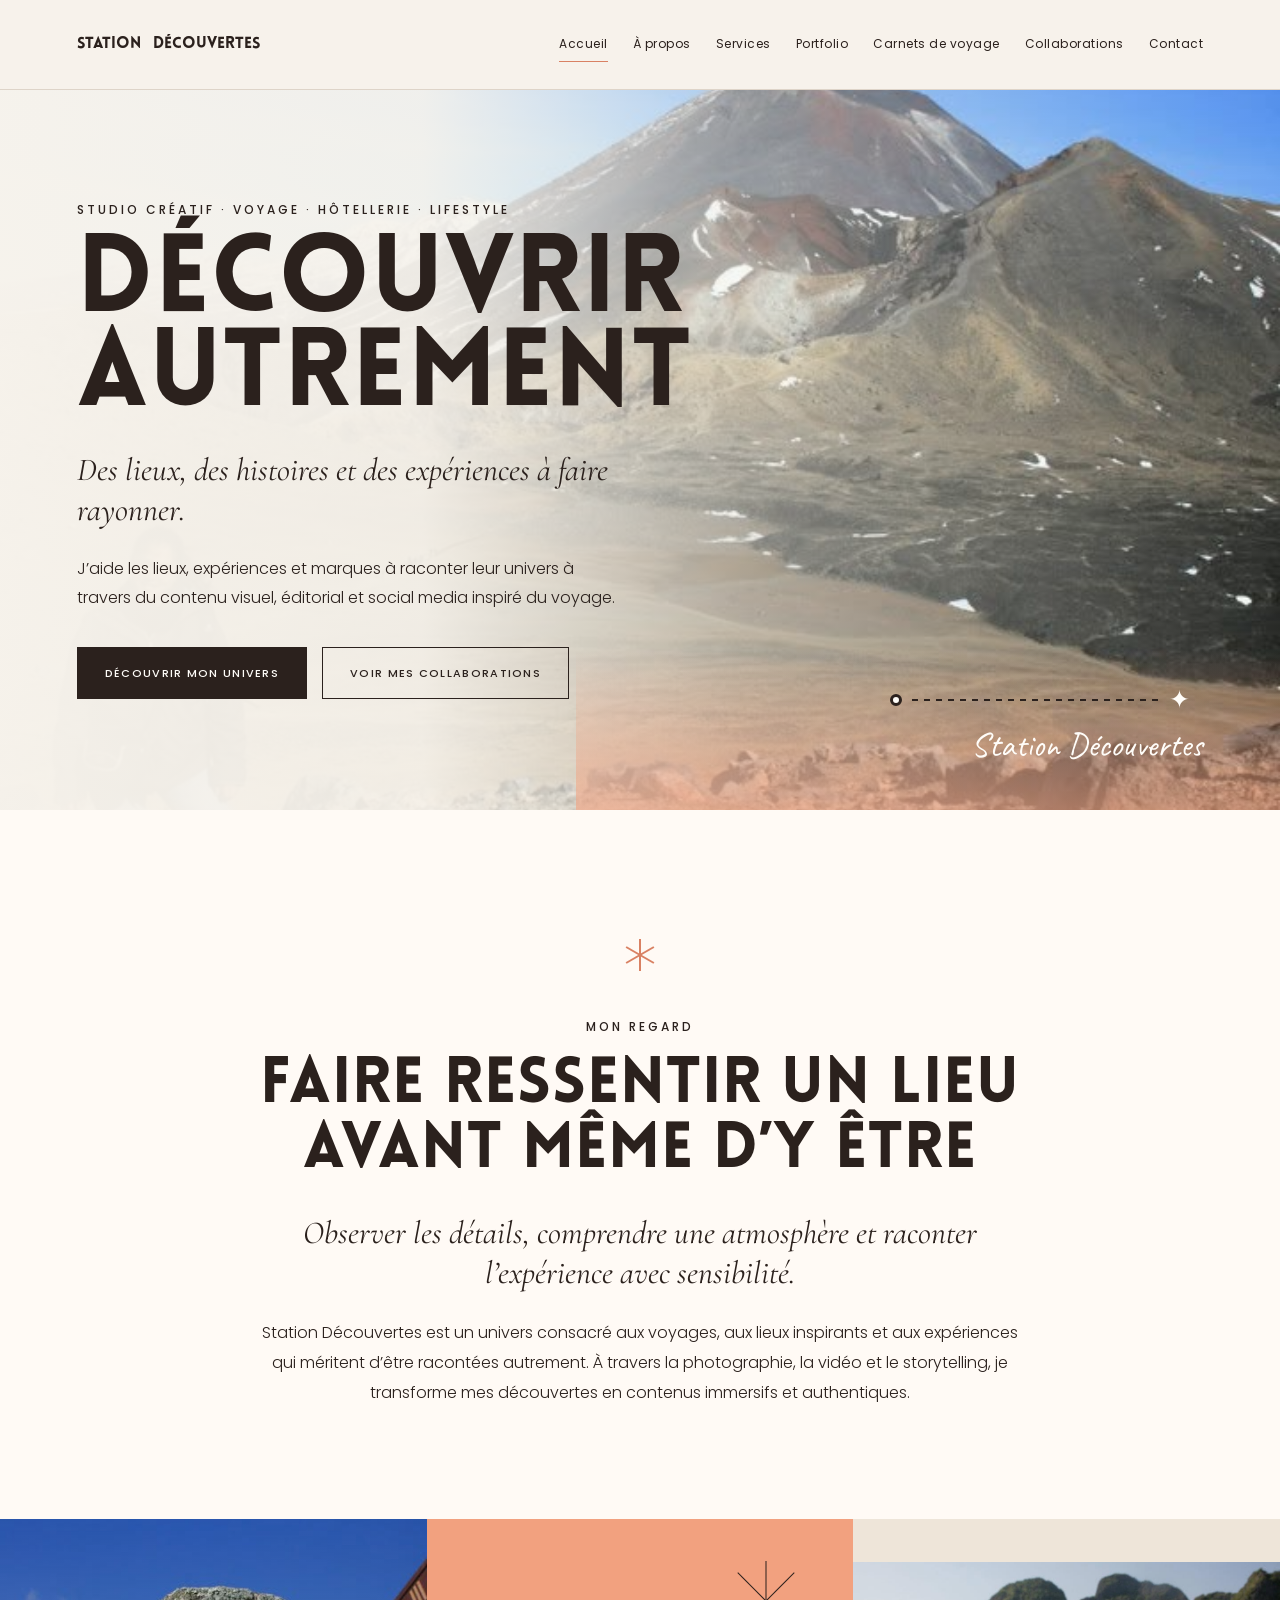
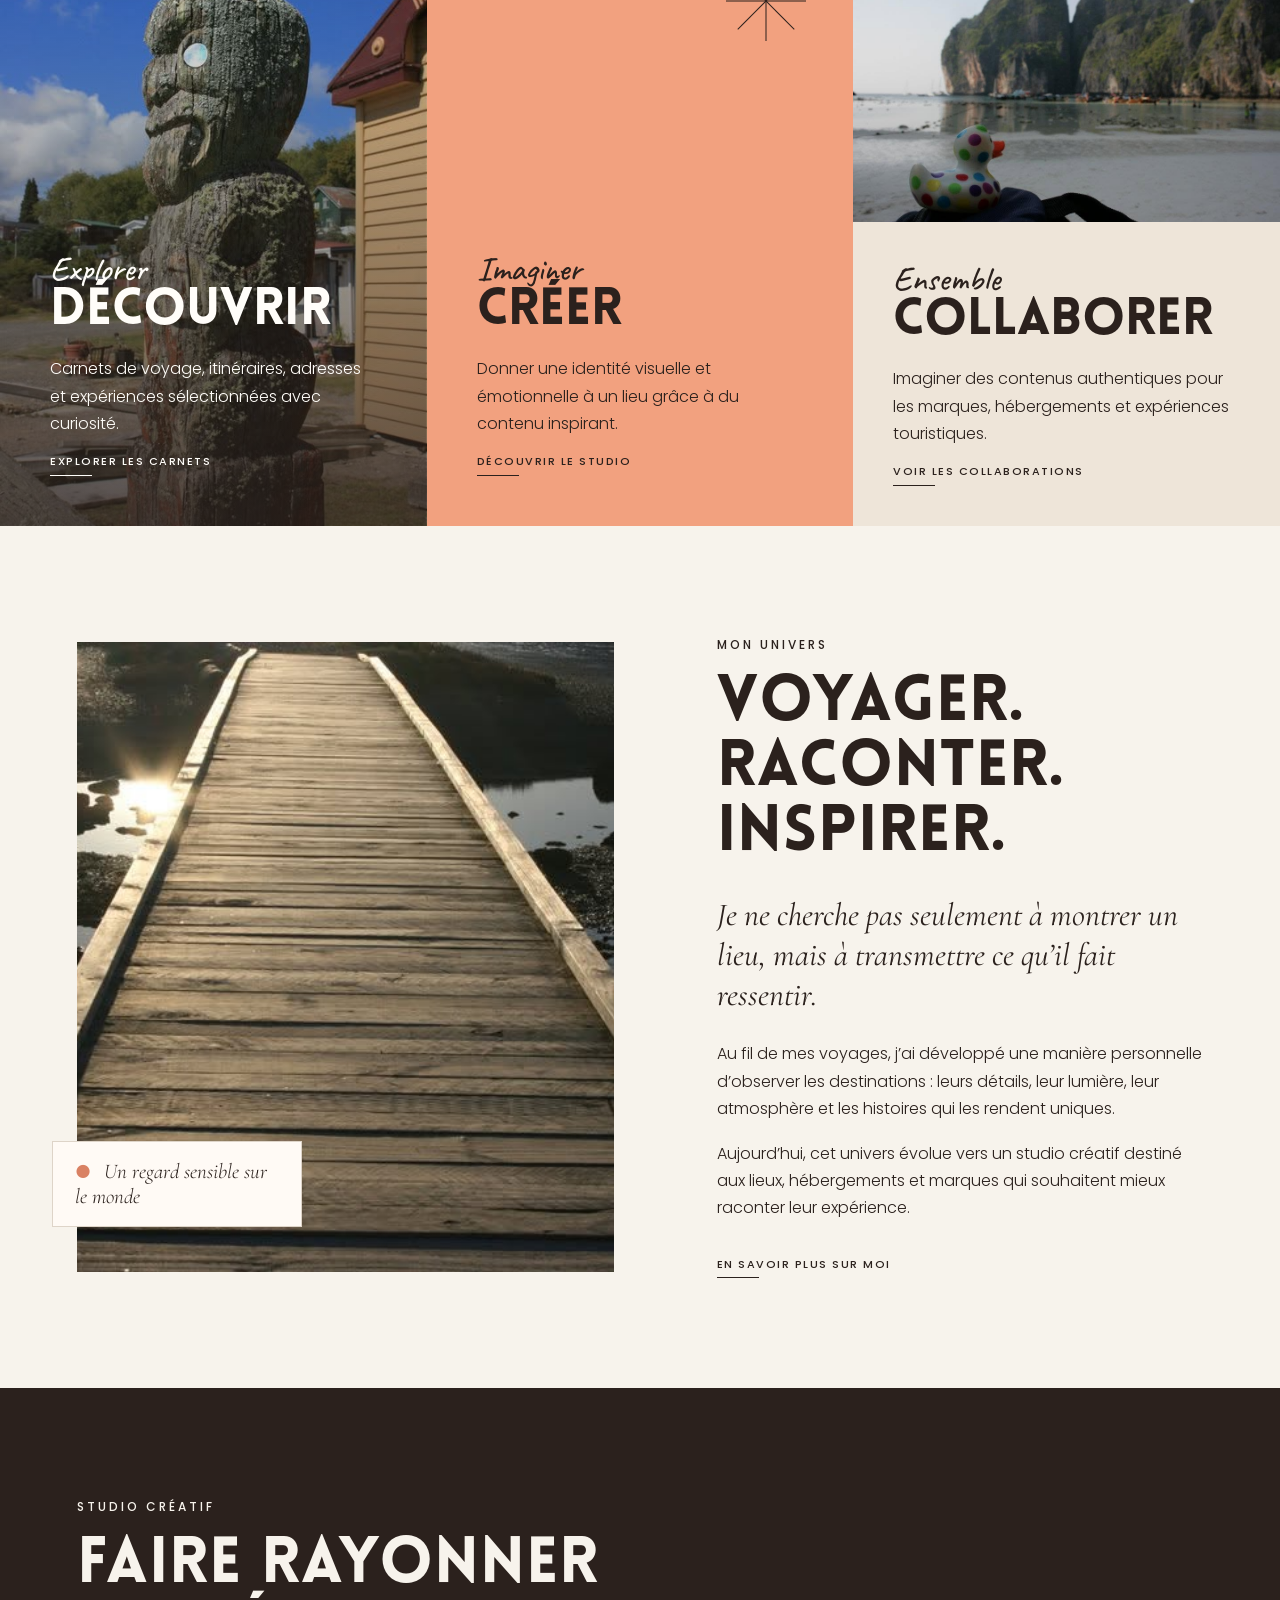
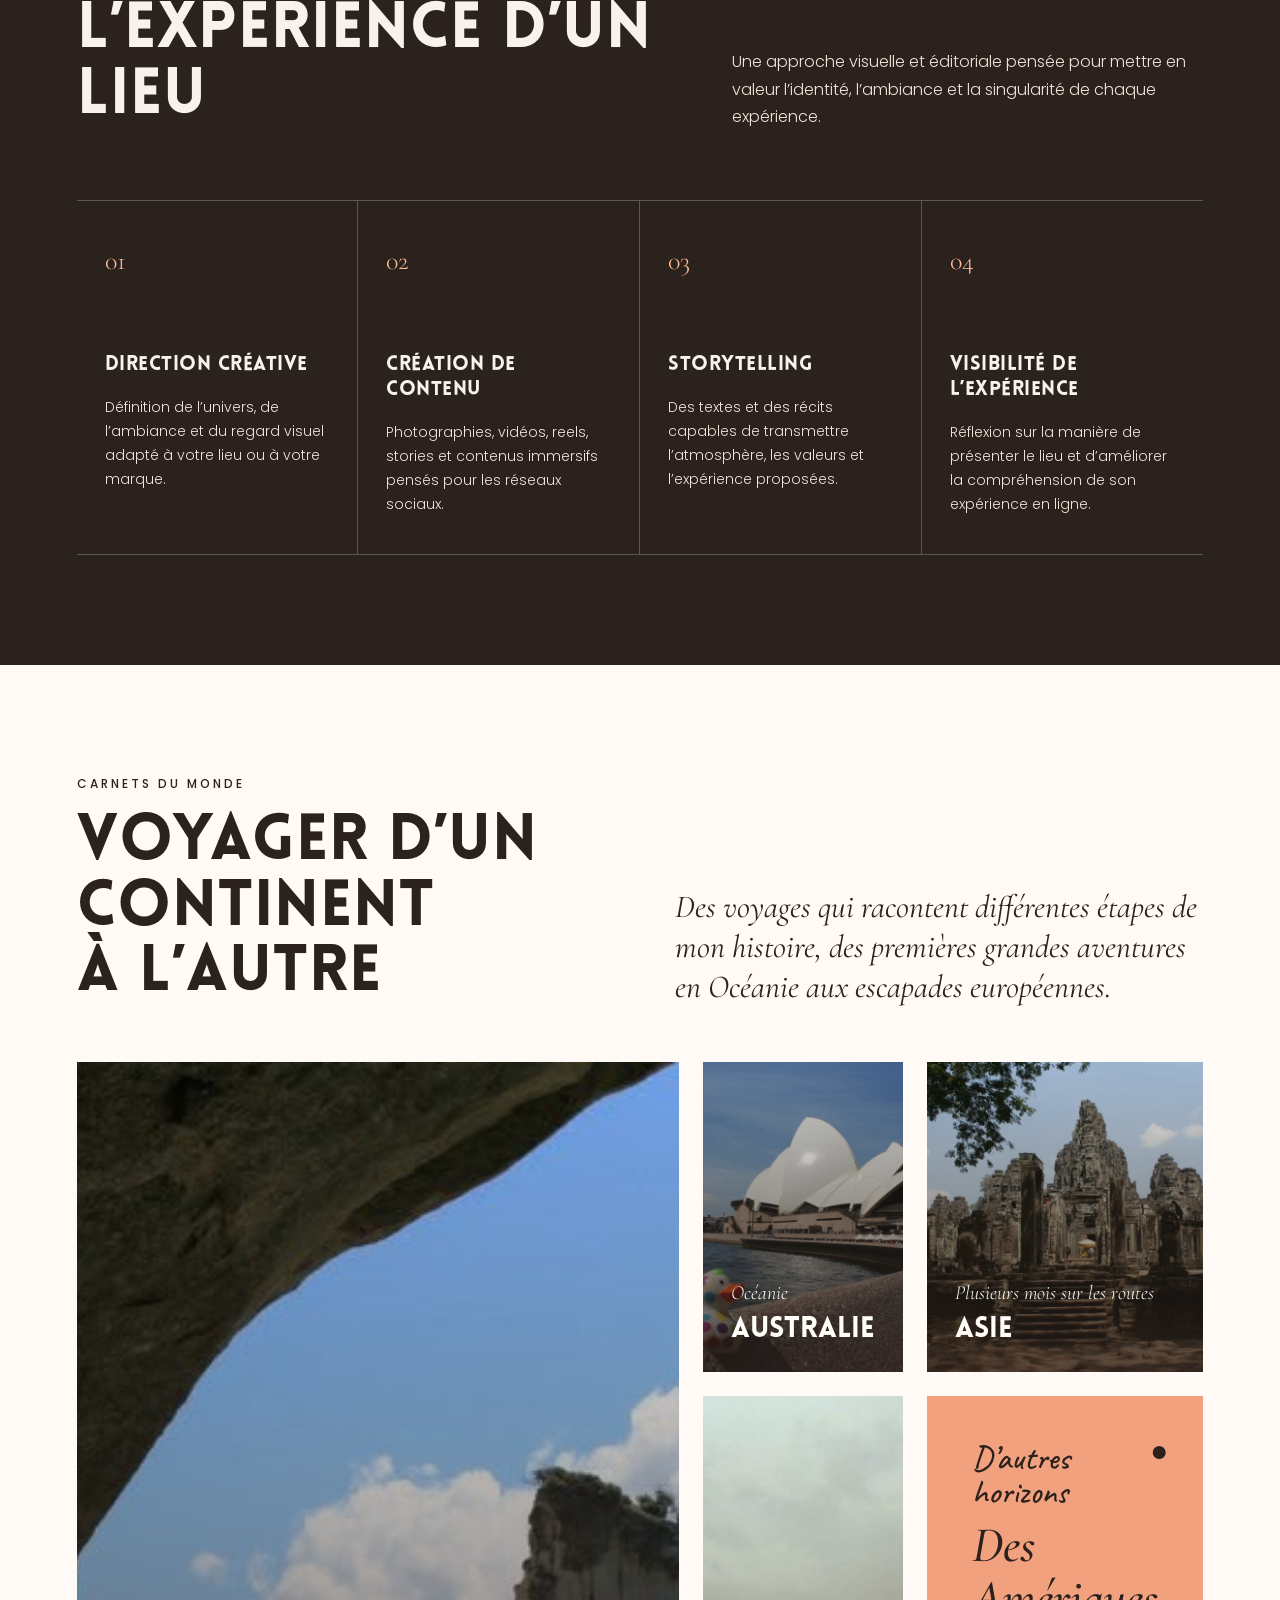
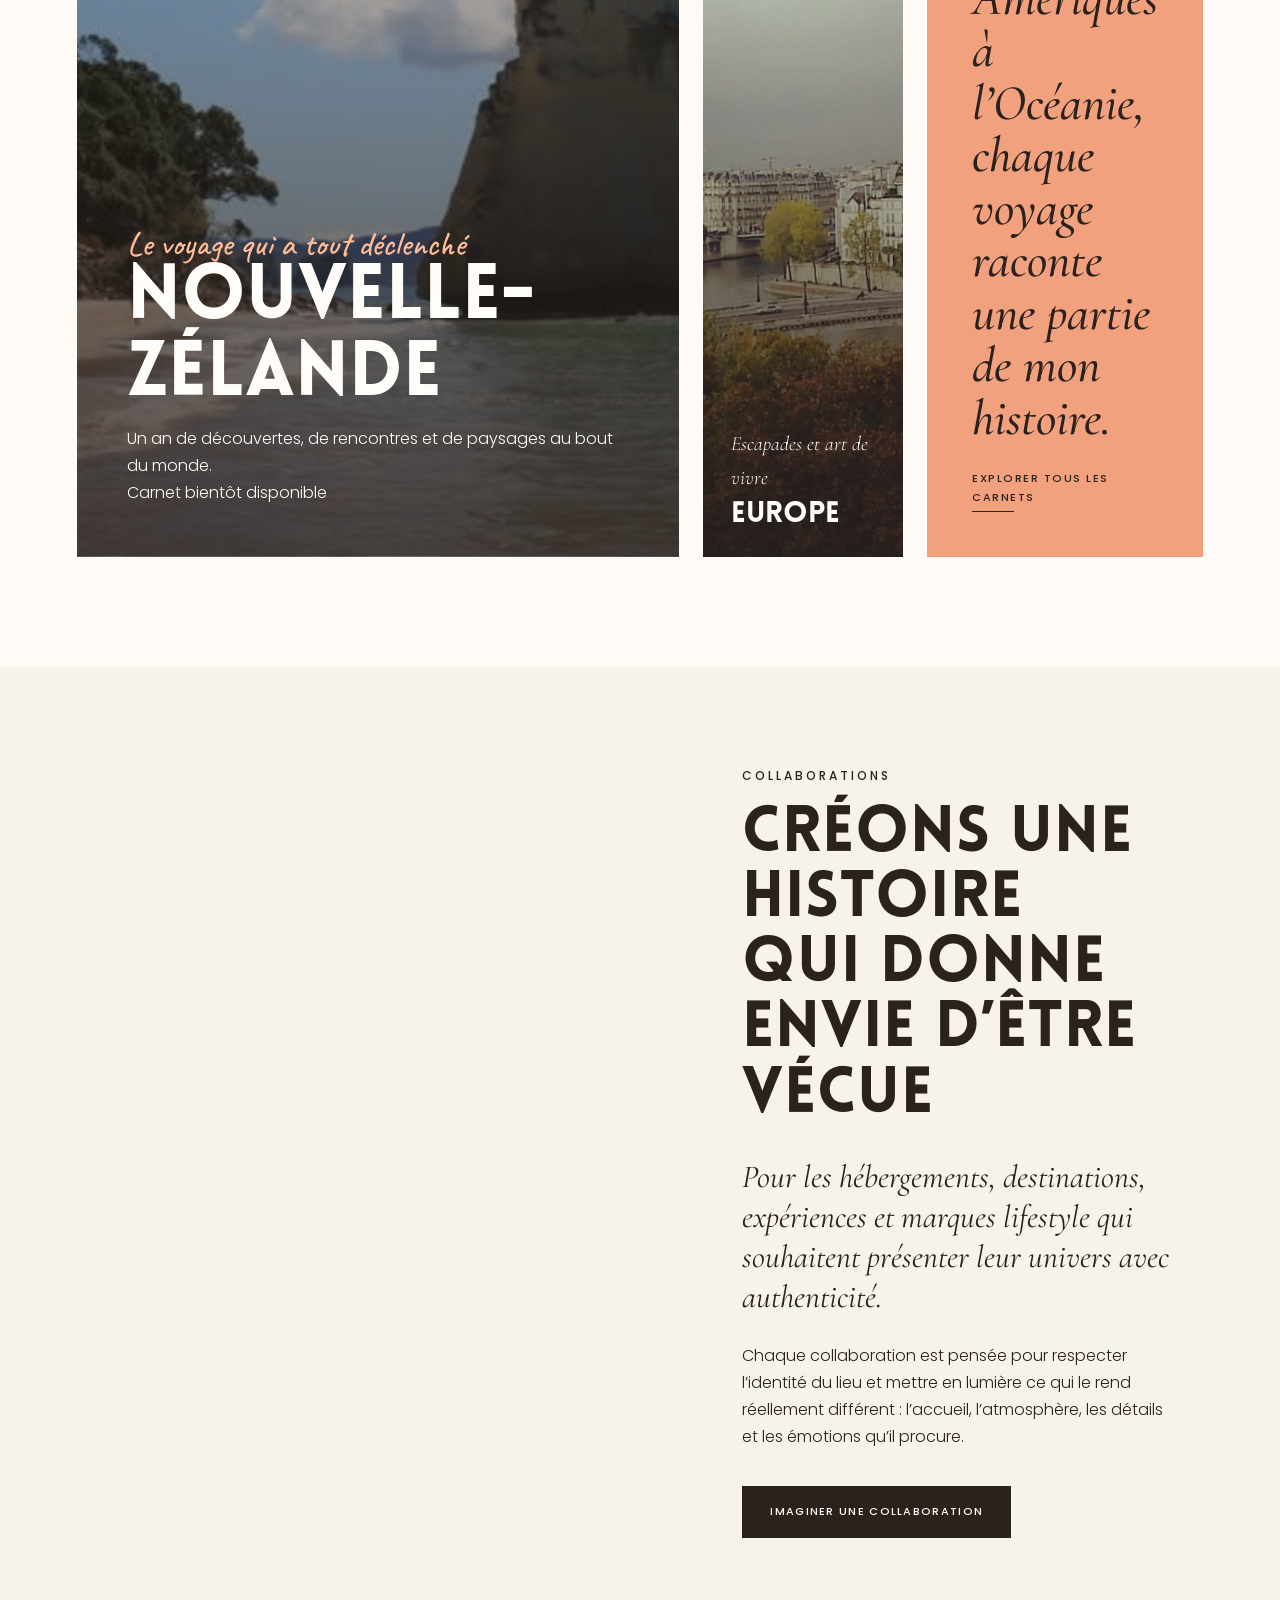
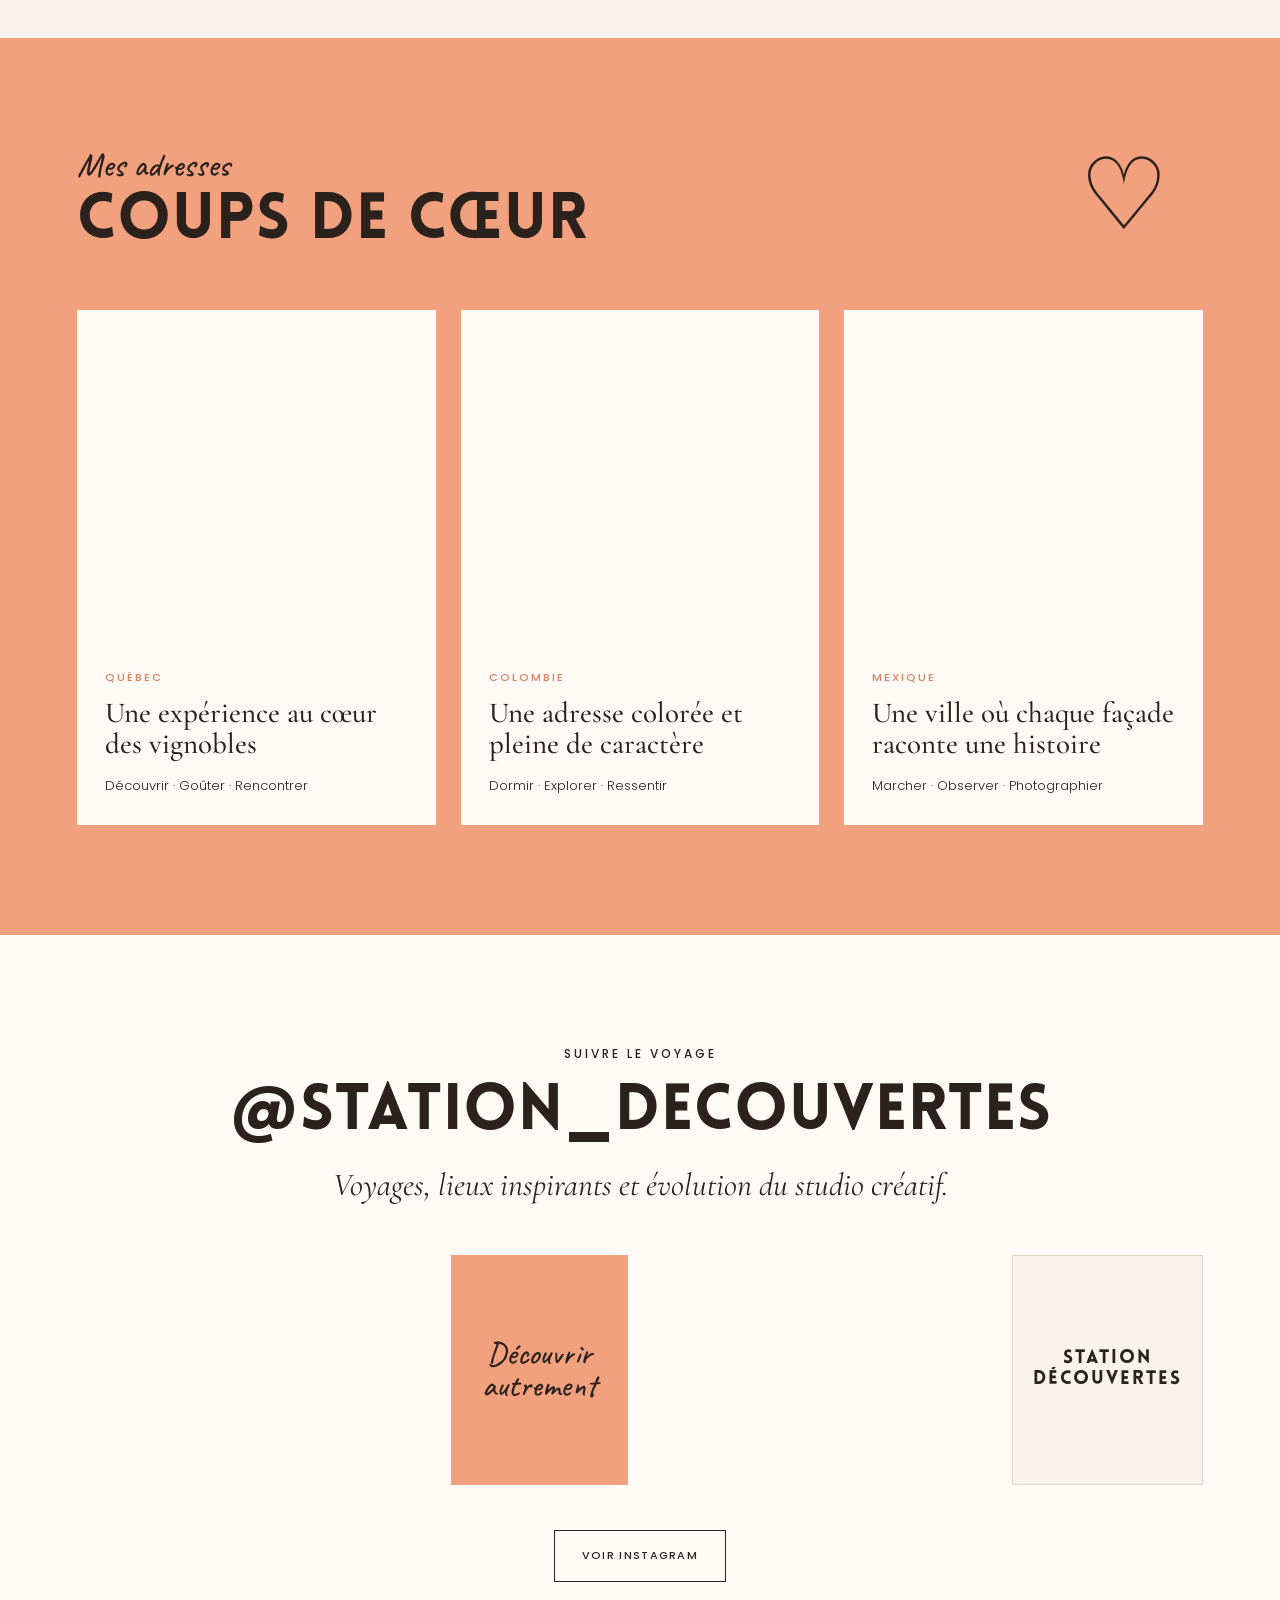
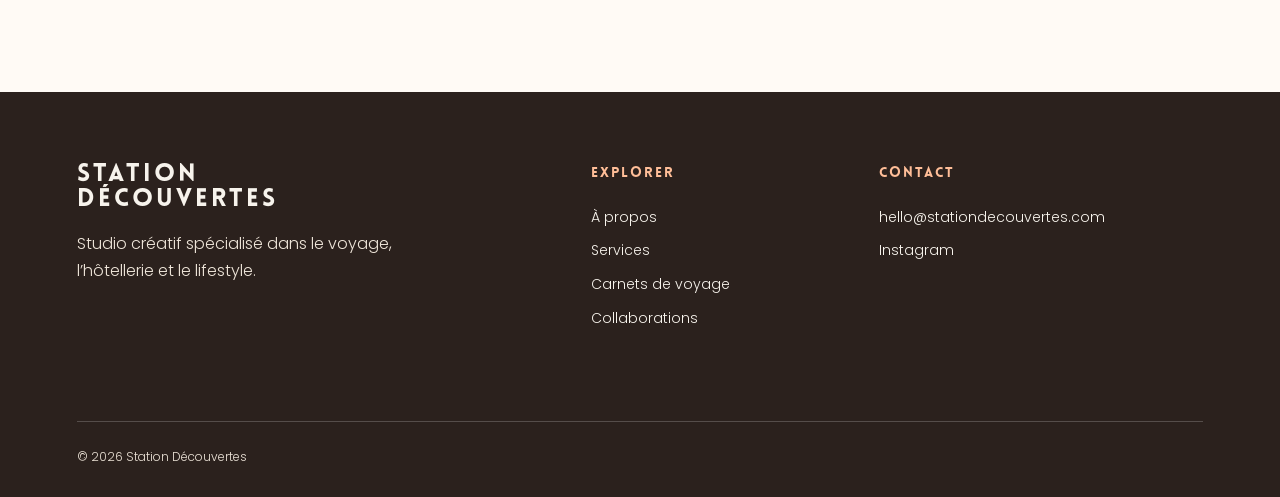
<file: index.html>
<!DOCTYPE html>
<html lang="fr">
<head>
  <meta charset="UTF-8" />
  <meta name="viewport" content="width=device-width, initial-scale=1.0" />

  <meta
    name="description"
    content="Station Découvertes, studio créatif spécialisé dans le voyage, l’hôtellerie et le lifestyle."
  />

  <title>Station Découvertes | Studio créatif voyage</title>

  <!-- Polices Google -->
  <link rel="preconnect" href="https://fonts.googleapis.com" />
  <link rel="preconnect" href="https://fonts.gstatic.com" crossorigin />

  <link
    href="https://fonts.googleapis.com/css2?family=Caveat:wght@400;500;600&family=Cormorant+Garamond:ital,wght@0,400;0,500;0,600;1,400;1,500&family=Poppins:wght@300;400;500;600&display=swap"
    rel="stylesheet"
  />

  <link rel="stylesheet" href="style.css" />
</head>

<body>

  <!-- En-tête -->

  <header class="header">
    <a href="index.html" class="logo" aria-label="Retour à l’accueil">
      <span>Station</span>
      <span>Découvertes</span>
    </a>

    <nav class="nav" aria-label="Navigation principale">
      <a href="index.html" class="active">Accueil</a>
      <a href="univers.html">À propos</a>
      <a href="#services">Services</a>
      <a href="#portfolio">Portfolio</a>
      <a href="carnets.html">Carnets de voyage</a>
      <a href="#collaborations">Collaborations</a>
      <a href="#contact">Contact</a>
    </nav>
  </header>

  <main>

    <!-- Section principale -->

    <section class="hero">
      <div class="hero-overlay"></div>

      <div class="hero-content">
        <p class="eyebrow">
          Studio créatif · Voyage · Hôtellerie · Lifestyle
        </p>

        <h1>
          Découvrir<br />
          autrement
        </h1>

        <p class="editorial-text hero-editorial">
          Des lieux, des histoires et des expériences à faire rayonner.
        </p>

        <p class="hero-description">
          J’aide les lieux, expériences et marques à raconter leur univers
          à travers du contenu visuel, éditorial et social media inspiré
          du voyage.
        </p>

        <div class="buttons">
          <a href="univers.html" class="btn btn-primary">
            Découvrir mon univers
          </a>

          <a href="#collaborations" class="btn btn-secondary">
            Voir mes collaborations
          </a>
        </div>
      </div>

      <div class="hero-route" aria-hidden="true">
        <span class="route-point"></span>
        <span class="route-line"></span>
        <span class="route-plane">✦</span>
      </div>

      <p class="hero-signature">Station Découvertes</p>
    </section>

    <!-- Introduction -->

    <section class="intro-section">
      <div class="intro-decoration" aria-hidden="true">
        <span></span>
        <span></span>
        <span></span>
      </div>

      <p class="eyebrow center">Mon regard</p>

      <h2 class="section-title center">
        Faire ressentir un lieu<br />
        avant même d’y être
      </h2>

      <p class="editorial-text intro-editorial">
        Observer les détails, comprendre une atmosphère et raconter
        l’expérience avec sensibilité.
      </p>

      <p class="intro-section-text">
        Station Découvertes est un univers consacré aux voyages, aux lieux
        inspirants et aux expériences qui méritent d’être racontées autrement.
        À travers la photographie, la vidéo et le storytelling, je transforme
        mes découvertes en contenus immersifs et authentiques.
      </p>
    </section>

    <!-- Portes d’entrée -->

    <section class="univers-grid" id="portfolio">

      <article class="univers-card univers-card-photo univers-card-discover">
        <div class="univers-card-content">
          <p class="handwritten">Explorer</p>

          <h2>Découvrir</h2>

          <p>
            Carnets de voyage, itinéraires, adresses et expériences
            sélectionnées avec curiosité.
          </p>

          <a href="carnets.html" class="text-link light-link">
            Explorer les carnets
          </a>
        </div>
      </article>

      <article class="univers-card univers-card-coral">
        <div class="sun-symbol" aria-hidden="true">
          <span></span>
        </div>

        <div class="univers-card-content">
          <p class="handwritten">Imaginer</p>

          <h2>Créer</h2>

          <p>
            Donner une identité visuelle et émotionnelle à un lieu
            grâce à du contenu inspirant.
          </p>

          <a href="#services" class="text-link">
            Découvrir le studio
          </a>
        </div>
      </article>

      <article class="univers-card univers-card-split">
        <div class="split-image"></div>

        <div class="split-content">
          <p class="handwritten">Ensemble</p>

          <h2>Collaborer</h2>

          <p>
            Imaginer des contenus authentiques pour les marques,
            hébergements et expériences touristiques.
          </p>

          <a href="#collaborations" class="text-link">
            Voir les collaborations
          </a>
        </div>
      </article>

    </section>

    <!-- Mon univers -->

    <section class="about">
      <div class="about-image-wrapper">
        <div class="about-image"></div>

        <div class="about-image-label">
          <span class="location-icon">●</span>
          Un regard sensible sur le monde
        </div>
      </div>

      <div class="about-text">
        <p class="eyebrow">Mon univers</p>

        <h2 class="section-title">
          Voyager.<br />
          Raconter.<br />
          Inspirer.
        </h2>

        <p class="editorial-text">
          Je ne cherche pas seulement à montrer un lieu, mais à transmettre
          ce qu’il fait ressentir.
        </p>

        <p>
          Au fil de mes voyages, j’ai développé une manière personnelle
          d’observer les destinations : leurs détails, leur lumière,
          leur atmosphère et les histoires qui les rendent uniques.
        </p>

        <p>
          Aujourd’hui, cet univers évolue vers un studio créatif destiné
          aux lieux, hébergements et marques qui souhaitent mieux raconter
          leur expérience.
        </p>

        <a href="en-savoir-plus.html" class="text-link">
          En savoir plus sur moi
        </a>
      </div>
    </section>

    <!-- Services -->

    <section class="services" id="services">
      <div class="section-heading">
        <div>
          <p class="eyebrow">Studio créatif</p>

          <h2 class="section-title">
            Faire rayonner<br />
            l’expérience d’un lieu
          </h2>
        </div>

        <p class="section-heading-text">
          Une approche visuelle et éditoriale pensée pour mettre en valeur
          l’identité, l’ambiance et la singularité de chaque expérience.
        </p>
      </div>

      <div class="services-grid">

        <article class="service-card">
          <span class="service-number">01</span>

          <h3>Direction créative</h3>

          <p>
            Définition de l’univers, de l’ambiance et du regard visuel
            adapté à votre lieu ou à votre marque.
          </p>
        </article>

        <article class="service-card">
          <span class="service-number">02</span>

          <h3>Création de contenu</h3>

          <p>
            Photographies, vidéos, reels, stories et contenus immersifs
            pensés pour les réseaux sociaux.
          </p>
        </article>

        <article class="service-card">
          <span class="service-number">03</span>

          <h3>Storytelling</h3>

          <p>
            Des textes et des récits capables de transmettre l’atmosphère,
            les valeurs et l’expérience proposées.
          </p>
        </article>

        <article class="service-card">
          <span class="service-number">04</span>

          <h3>Visibilité de l’expérience</h3>

          <p>
            Réflexion sur la manière de présenter le lieu et d’améliorer
            la compréhension de son expérience en ligne.
          </p>
        </article>

      </div>
    </section>

    <!-- Carnets du monde -->

    <section class="destinations" id="carnets">
      <div class="destinations-heading">
        <div>
          <p class="eyebrow">Carnets du monde</p>

          <h2 class="section-title">
            Voyager d’un continent<br />
            à l’autre
          </h2>
        </div>

        <p class="editorial-text">
          Des voyages qui racontent différentes étapes de mon histoire,
          des premières grandes aventures en Océanie aux escapades européennes.
        </p>
      </div>

      <div class="destination-layout">

        <!-- Nouvelle-Zélande -->

        <article class="destination-feature destination-new-zealand">
          <div class="destination-content">
            <p class="handwritten light-handwritten">
              Le voyage qui a tout déclenché
            </p>

            <h3>Nouvelle-Zélande</h3>

            <p>
              Un an de découvertes, de rencontres et de paysages
              au bout du monde.
            </p>

            <p class="destination-coming-soon">
              Carnet bientôt disponible
            </p>
          </div>
        </article>

        <!-- Autres régions -->

        <div class="destination-small-grid">

          <article class="destination-small destination-australia">
            <div>
              <p class="destination-category">Océanie</p>
              <h3>Australie</h3>
            </div>
          </article>

          <article class="destination-small destination-asia">
            <div>
              <p class="destination-category">
                Plusieurs mois sur les routes
              </p>

              <h3>Asie</h3>
            </div>
          </article>

          <article class="destination-small destination-europe">
            <div>
              <p class="destination-category">
                Escapades et art de vivre
              </p>

              <h3>Europe</h3>
            </div>
          </article>

          <article class="destination-text-card">
            <span class="location-marker">●</span>

            <p class="handwritten">D’autres horizons</p>

            <h3>
              Des Amériques à l’Océanie, chaque voyage raconte
              une partie de mon histoire.
            </h3>

            <a href="carnets.html" class="text-link">
              Explorer tous les carnets
            </a>
          </article>

        </div>
      </div>
    </section>

    <!-- Collaborations -->

    <section class="collaborations" id="collaborations">
      <div class="collaboration-photo"></div>

      <div class="collaboration-content">
        <p class="eyebrow">Collaborations</p>

        <h2 class="section-title">
          Créons une histoire<br />
          qui donne envie d’être vécue
        </h2>

        <p class="editorial-text">
          Pour les hébergements, destinations, expériences et marques
          lifestyle qui souhaitent présenter leur univers avec authenticité.
        </p>

        <p>
          Chaque collaboration est pensée pour respecter l’identité du lieu
          et mettre en lumière ce qui le rend réellement différent :
          l’accueil, l’atmosphère, les détails et les émotions qu’il procure.
        </p>

        <a href="mailto:hello@stationdecouvertes.com" class="btn btn-primary">
          Imaginer une collaboration
        </a>
      </div>
    </section>

    <!-- Coups de cœur -->

    <section class="favorites">
      <div class="favorites-heading">
        <p class="handwritten">Mes adresses</p>

        <h2 class="section-title">
          Coups de cœur
        </h2>

        <span class="heart-symbol">♡</span>
      </div>

      <div class="favorites-grid">

        <article class="favorite-card">
          <div class="favorite-image favorite-image-one"></div>

          <div class="favorite-content">
            <p class="favorite-location">Québec</p>

            <h3>Une expérience au cœur des vignobles</h3>

            <p>Découvrir · Goûter · Rencontrer</p>
          </div>
        </article>

        <article class="favorite-card">
          <div class="favorite-image favorite-image-two"></div>

          <div class="favorite-content">
            <p class="favorite-location">Colombie</p>

            <h3>Une adresse colorée et pleine de caractère</h3>

            <p>Dormir · Explorer · Ressentir</p>
          </div>
        </article>

        <article class="favorite-card">
          <div class="favorite-image favorite-image-three"></div>

          <div class="favorite-content">
            <p class="favorite-location">Mexique</p>

            <h3>Une ville où chaque façade raconte une histoire</h3>

            <p>Marcher · Observer · Photographier</p>
          </div>
        </article>

      </div>
    </section>

    <!-- Instagram -->

    <section class="instagram-section">
      <div class="instagram-heading">
        <p class="eyebrow">Suivre le voyage</p>

        <h2 class="section-title">
          @station_decouvertes
        </h2>

        <p class="editorial-text">
          Voyages, lieux inspirants et évolution du studio créatif.
        </p>
      </div>

      <div class="instagram-grid">
        <div class="instagram-item instagram-one"></div>

        <div class="instagram-item instagram-two"></div>

        <div class="instagram-item instagram-coral">
          <span class="handwritten">
            Découvrir autrement
          </span>
        </div>

        <div class="instagram-item instagram-three"></div>

        <div class="instagram-item instagram-four"></div>

        <div class="instagram-item instagram-cream">
          <span>
            Station<br />
            Découvertes
          </span>
        </div>
      </div>

      <div class="center">
        <a
          href="https://www.instagram.com/station_decouvertes/"
          class="btn btn-secondary"
          target="_blank"
          rel="noopener noreferrer"
        >
          Voir Instagram
        </a>
      </div>
    </section>

  </main>

  <!-- Pied de page -->

  <footer id="contact" class="footer">
    <div class="footer-brand">
      <a href="index.html" class="footer-logo">
        Station<br />
        Découvertes
      </a>

      <p>
        Studio créatif spécialisé dans le voyage,
        l’hôtellerie et le lifestyle.
      </p>
    </div>

    <div class="footer-column">
      <h3>Explorer</h3>

      <a href="univers.html">À propos</a>
      <a href="#services">Services</a>
      <a href="carnets.html">Carnets de voyage</a>
      <a href="#collaborations">Collaborations</a>
    </div>

    <div class="footer-column">
      <h3>Contact</h3>

      <a href="mailto:hello@stationdecouvertes.com">
        hello@stationdecouvertes.com
      </a>

      <a
        href="https://www.instagram.com/station_decouvertes/"
        target="_blank"
        rel="noopener noreferrer"
      >
        Instagram
      </a>
    </div>

    <div class="footer-bottom">
      <p>© 2026 Station Découvertes</p>
    </div>
  </footer>

</body>
</html>
</file>
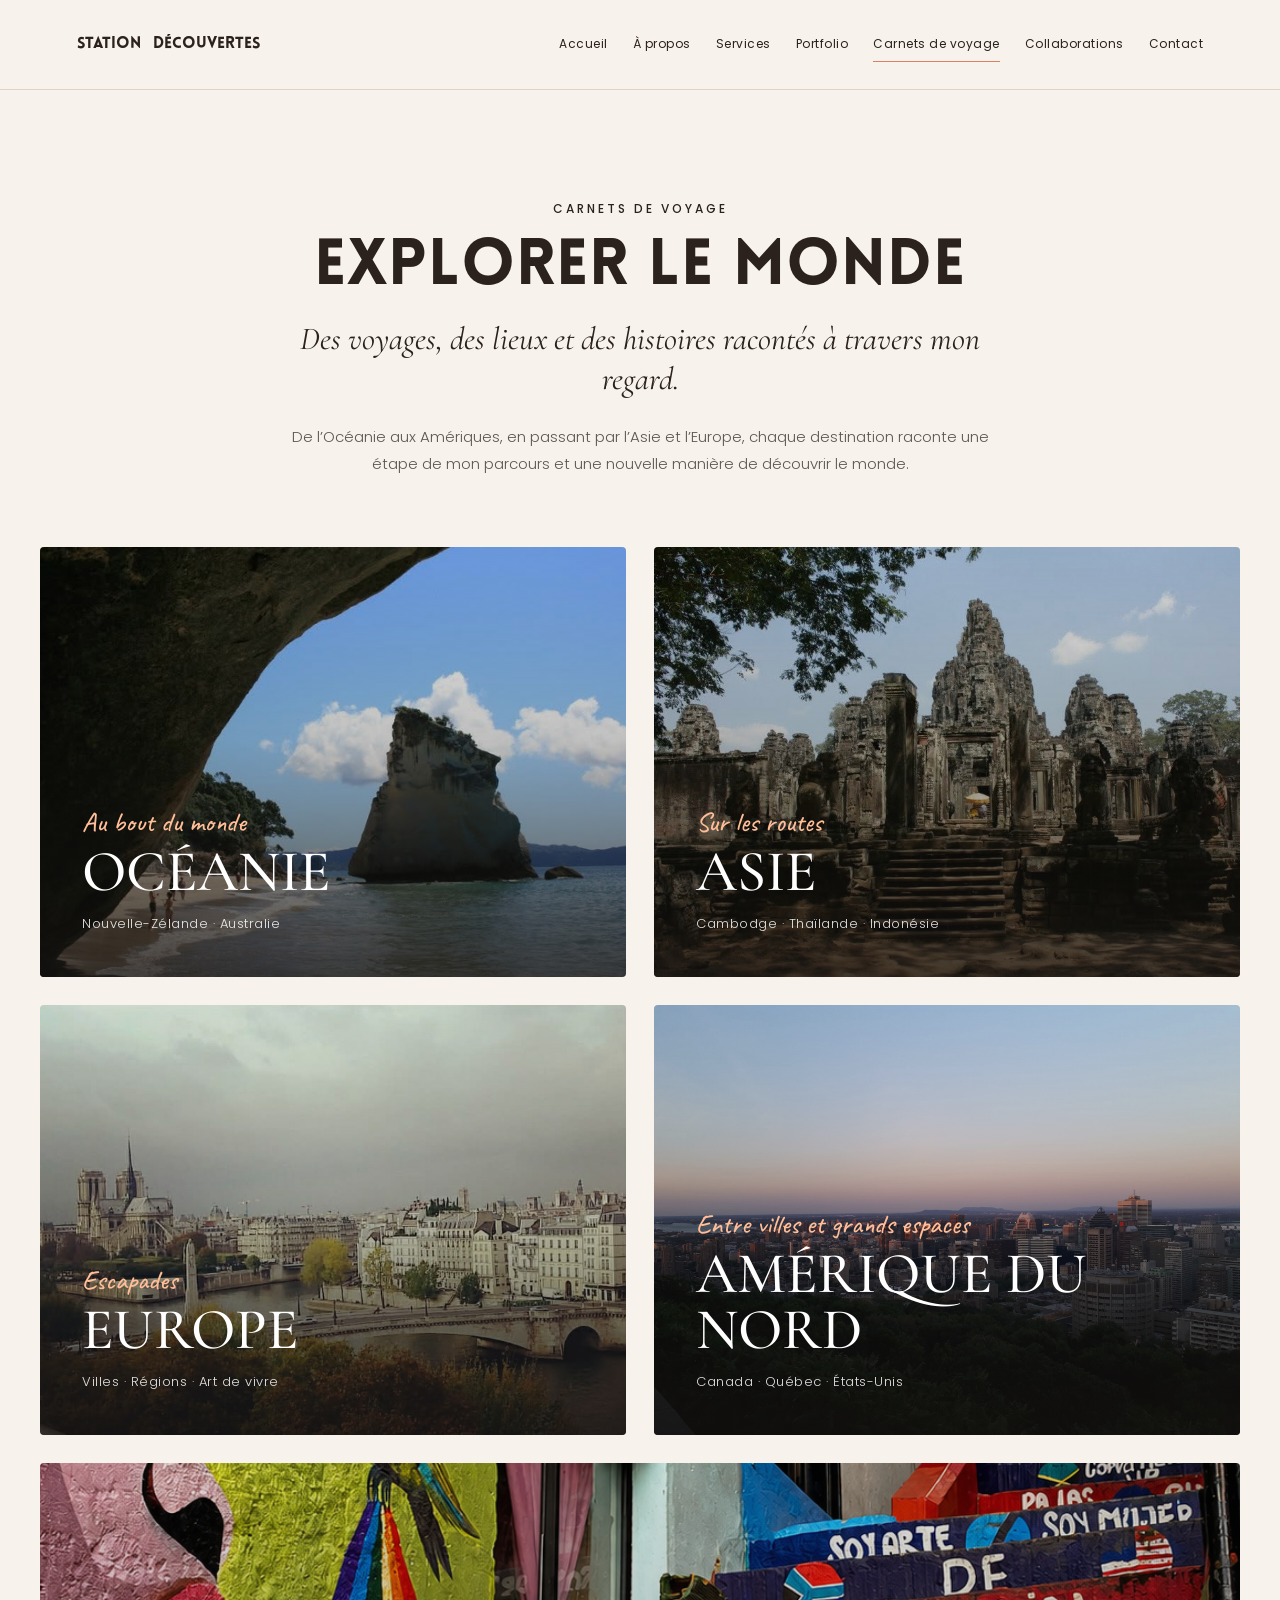
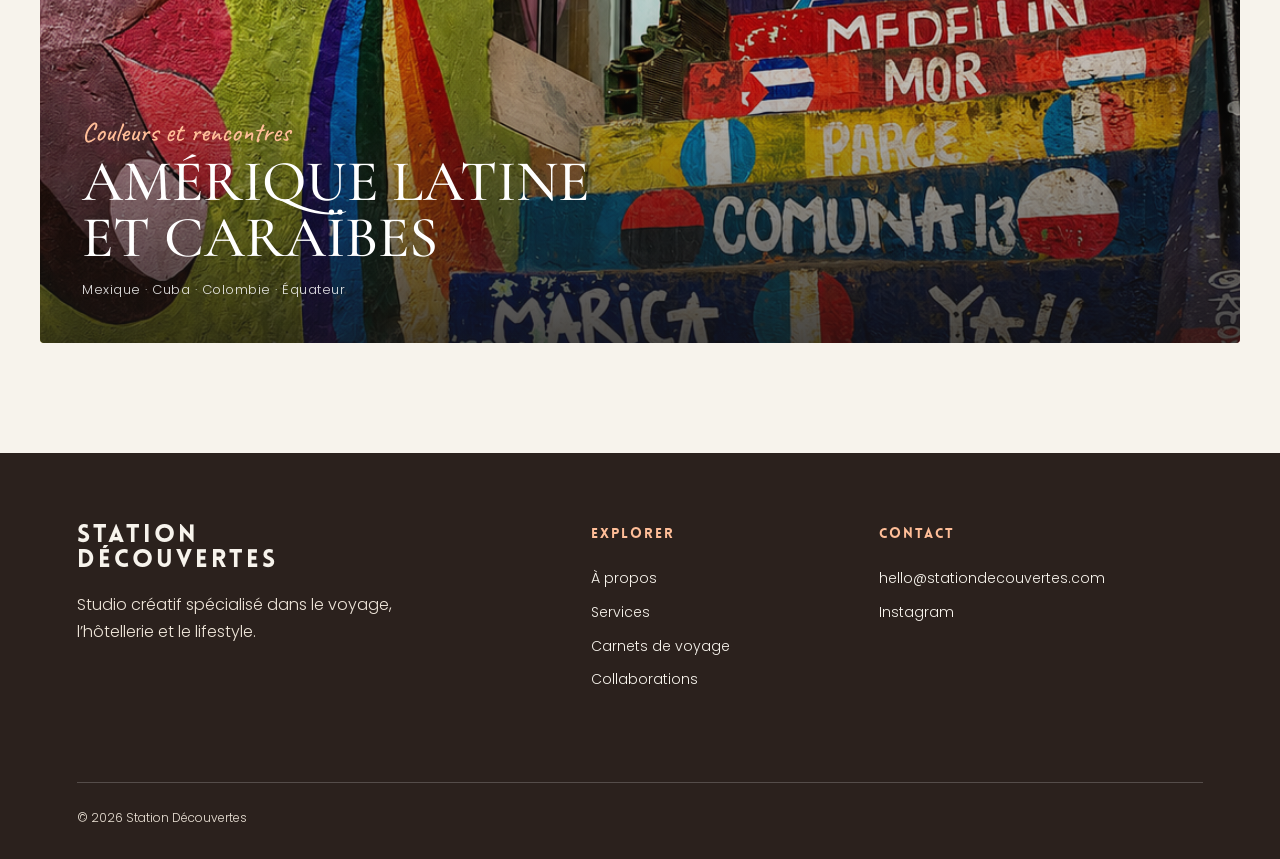
<file: carnets.html>
<!DOCTYPE html>
<html lang="fr">
<head>
  <meta charset="UTF-8" />
  <meta name="viewport" content="width=device-width, initial-scale=1.0" />

  <meta
    name="description"
    content="Découvrez les carnets de voyage de Station Découvertes à travers l’Océanie, l’Asie, l’Europe et les Amériques."
  />

  <title>Carnets de voyage | Station Découvertes</title>

  <link rel="preconnect" href="https://fonts.googleapis.com" />
  <link rel="preconnect" href="https://fonts.gstatic.com" crossorigin />

  <link
    href="https://fonts.googleapis.com/css2?family=Caveat:wght@400;500;600&family=Cormorant+Garamond:ital,wght@0,400;0,500;0,600;1,400;1,500&family=Poppins:wght@300;400;500;600&display=swap"
    rel="stylesheet"
  />

  <link rel="stylesheet" href="style.css" />
</head>

<body>

  <header class="header">
    <a href="index.html" class="logo" aria-label="Retour à l’accueil">
      <span>Station</span>
      <span>Découvertes</span>
    </a>

    <nav class="nav" aria-label="Navigation principale">
      <a href="index.html">Accueil</a>
      <a href="univers.html">À propos</a>
      <a href="index.html#services">Services</a>
      <a href="index.html#portfolio">Portfolio</a>
      <a href="carnets.html" class="active">Carnets de voyage</a>
      <a href="index.html#collaborations">Collaborations</a>
      <a href="#contact">Contact</a>
    </nav>
  </header>

  <main class="carnets-page">

    <section class="carnets-hero">
      <p class="eyebrow">Carnets de voyage</p>

      <h1 class="section-title">
        Explorer le monde
      </h1>

      <p class="editorial-text">
        Des voyages, des lieux et des histoires racontés à travers mon regard.
      </p>

      <p class="carnets-intro">
        De l’Océanie aux Amériques, en passant par l’Asie et l’Europe,
        chaque destination raconte une étape de mon parcours et une nouvelle
        manière de découvrir le monde.
      </p>
    </section>

    <section class="carnets-grid">

      <!-- OCÉANIE -->
      <a href="oceanie.html" class="carnet-card carnet-oceanie">
        <div class="carnet-card-content">
          <p class="handwritten">Au bout du monde</p>
          <h2>Océanie</h2>
          <span>Nouvelle-Zélande · Australie</span>
        </div>
      </a>

      <!-- ASIE -->
      <a href="asie.html" class="carnet-card carnet-asie">
        <div class="carnet-card-content">
          <p class="handwritten">Sur les routes</p>
          <h2>Asie</h2>
          <span>Cambodge · Thaïlande · Indonésie</span>
        </div>
      </a>

      <!-- EUROPE -->
      <a href="europe.html" class="carnet-card carnet-europe">
        <div class="carnet-card-content">
          <p class="handwritten">Escapades</p>
          <h2>Europe</h2>
          <span>Villes · Régions · Art de vivre</span>
        </div>
      </a>

      <!-- AMÉRIQUE DU NORD -->
      <a
        href="amerique-du-nord.html"
        class="carnet-card carnet-amerique-nord"
      >
        <div class="carnet-card-content">
          <p class="handwritten">Entre villes et grands espaces</p>
          <h2>Amérique du Nord</h2>
          <span>Canada · Québec · États-Unis</span>
        </div>
      </a>

      <!-- AMÉRIQUE LATINE ET CARAÏBES -->
      <a
        href="amerique-latine.html"
        class="carnet-card carnet-amerique-latine"
      >
        <div class="carnet-card-content">
          <p class="handwritten">Couleurs et rencontres</p>
          <h2>Amérique latine et Caraïbes</h2>
          <span>Mexique · Cuba · Colombie · Équateur</span>
        </div>
      </a>

    </section>

  </main>

  <footer id="contact" class="footer">
    <div class="footer-brand">
      <a href="index.html" class="footer-logo">
        Station<br />
        Découvertes
      </a>

      <p>
        Studio créatif spécialisé dans le voyage,
        l’hôtellerie et le lifestyle.
      </p>
    </div>

    <div class="footer-column">
      <h3>Explorer</h3>

      <a href="univers.html">À propos</a>
      <a href="index.html#services">Services</a>
      <a href="carnets.html">Carnets de voyage</a>
      <a href="index.html#collaborations">Collaborations</a>
    </div>

    <div class="footer-column">
      <h3>Contact</h3>

      <a href="mailto:hello@stationdecouvertes.com">
        hello@stationdecouvertes.com
      </a>

      <a
        href="https://www.instagram.com/station_decouvertes/"
        target="_blank"
        rel="noopener noreferrer"
      >
        Instagram
      </a>
    </div>

    <div class="footer-bottom">
      <p>© 2026 Station Découvertes</p>
    </div>
  </footer>

</body>
</html>
</file>
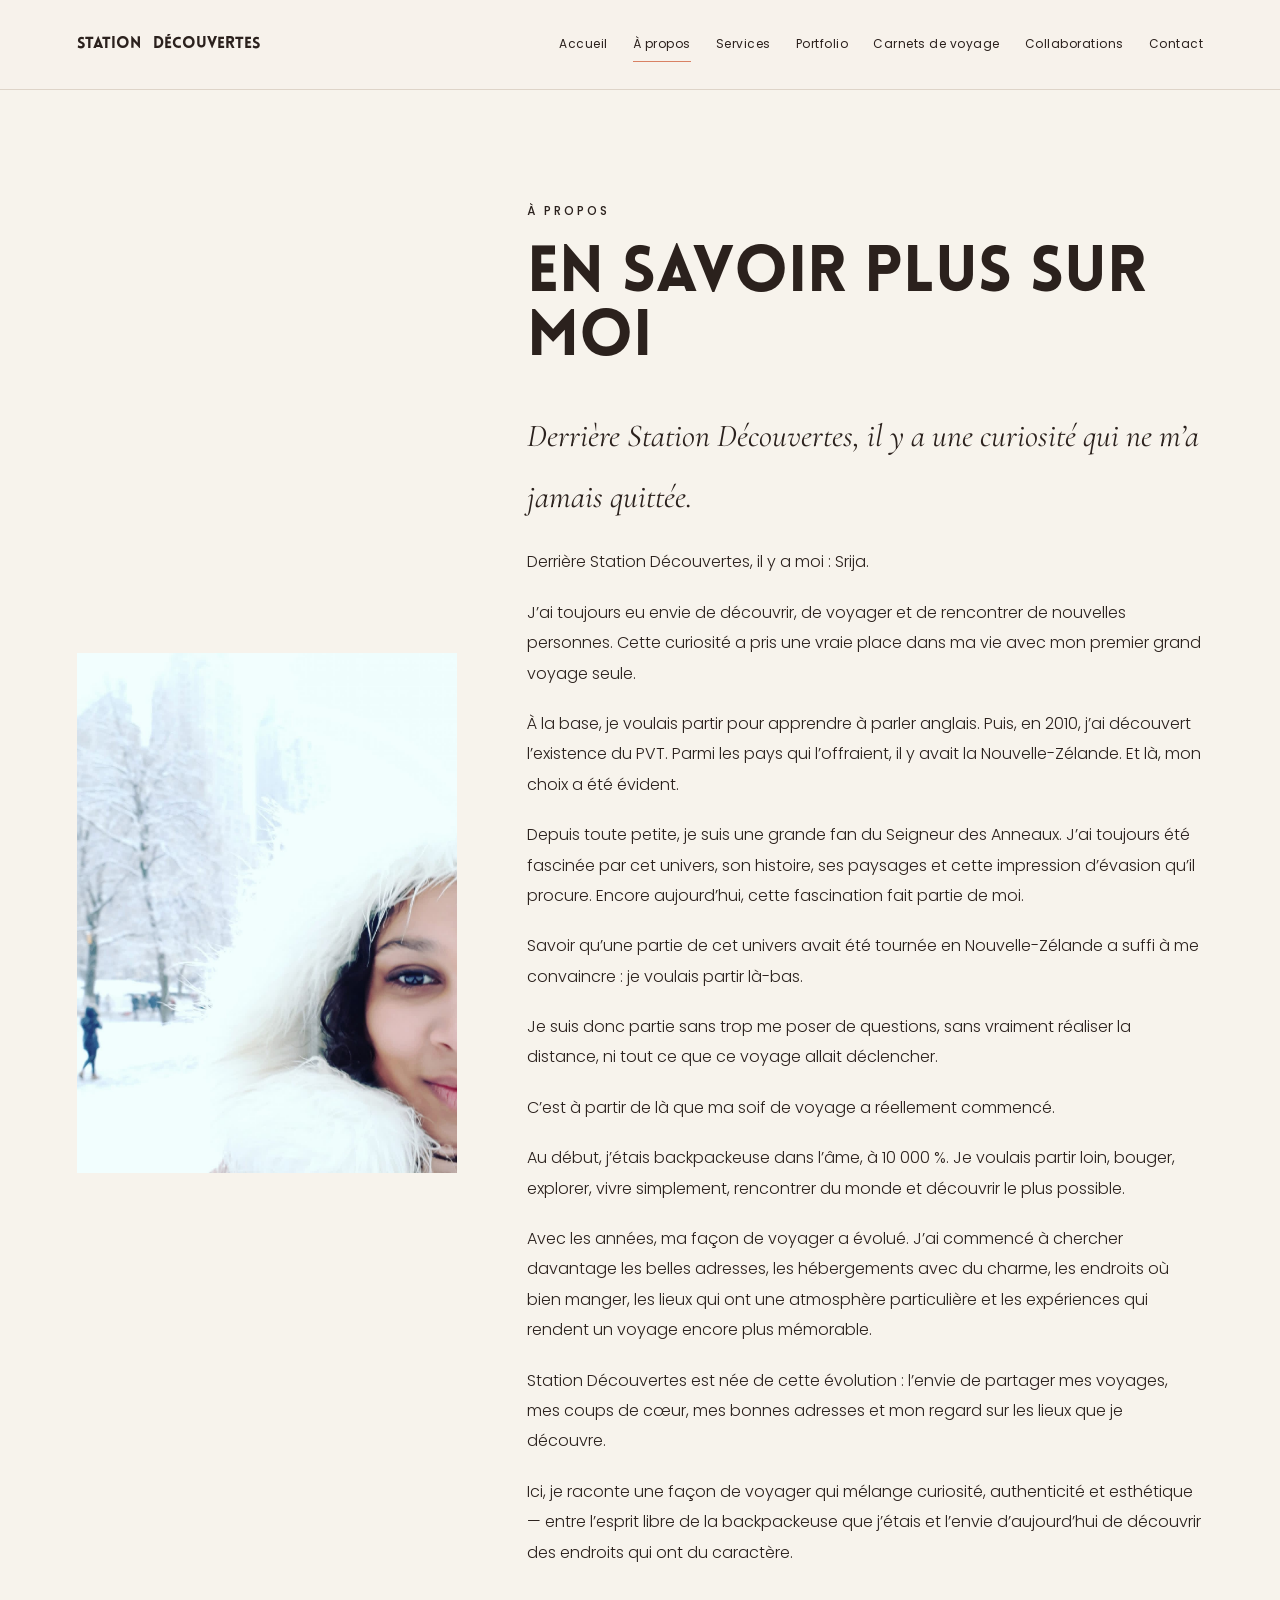
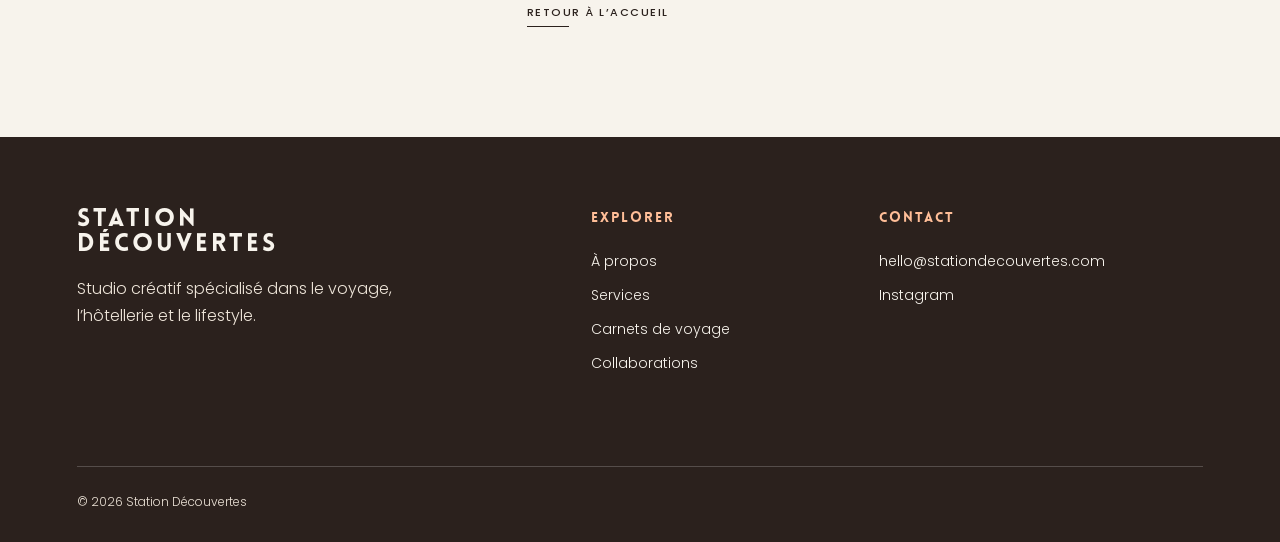
<file: en-savoir-plus.html>
<!DOCTYPE html>
<html lang="fr">
<head>
  <meta charset="UTF-8" />
  <meta name="viewport" content="width=device-width, initial-scale=1.0" />

  <meta
    name="description"
    content="Découvrez l’histoire de Srija, fondatrice de Station Découvertes, et l’évolution de sa manière de voyager."
  />

  <title>En savoir plus sur moi | Station Découvertes</title>

  <link rel="preconnect" href="https://fonts.googleapis.com" />
  <link rel="preconnect" href="https://fonts.gstatic.com" crossorigin />

  <link
    href="https://fonts.googleapis.com/css2?family=Caveat:wght@400;500;600&family=Cormorant+Garamond:ital,wght@0,400;0,500;0,600;1,400;1,500&family=Poppins:wght@300;400;500;600&display=swap"
    rel="stylesheet"
  />

  <link rel="stylesheet" href="style.css" />
</head>

<body>

  <header class="header">
    <a href="index.html" class="logo" aria-label="Retour à l’accueil">
      <span>Station</span>
      <span>Découvertes</span>
    </a>

    <nav class="nav" aria-label="Navigation principale">
      <a href="index.html">Accueil</a>
      <a href="univers.html" class="active">À propos</a>
      <a href="index.html#services">Services</a>
      <a href="index.html#portfolio">Portfolio</a>
      <a href="index.html#carnets">Carnets de voyage</a>
      <a href="index.html#collaborations">Collaborations</a>
      <a href="index.html#contact">Contact</a>
    </nav>
  </header>

  <main>

    <section class="section-en-savoir-plus">

      <div class="contenu-en-savoir-plus">

        <div class="photo-en-savoir-plus">
          <img
            src="monunivers-srija.jpg"
            alt="Portrait de Srija, fondatrice de Station Découvertes"
          />
        </div>

        <div class="texte-en-savoir-plus">

          <p class="eyebrow">À propos</p>

          <h1>En savoir plus sur moi</h1>

          <p class="editorial-text">
            Derrière Station Découvertes, il y a une curiosité qui ne m’a
            jamais quittée.
          </p>

          <p>
            Derrière Station Découvertes, il y a moi : Srija.
          </p>

          <p>
            J’ai toujours eu envie de découvrir, de voyager et de rencontrer
            de nouvelles personnes. Cette curiosité a pris une vraie place
            dans ma vie avec mon premier grand voyage seule.
          </p>

          <p>
            À la base, je voulais partir pour apprendre à parler anglais.
            Puis, en 2010, j’ai découvert l’existence du PVT. Parmi les pays
            qui l’offraient, il y avait la Nouvelle-Zélande. Et là, mon choix
            a été évident.
          </p>

          <p>
            Depuis toute petite, je suis une grande fan du Seigneur des Anneaux.
            J’ai toujours été fascinée par cet univers, son histoire, ses paysages
            et cette impression d’évasion qu’il procure. Encore aujourd’hui,
            cette fascination fait partie de moi.
          </p>

          <p>
            Savoir qu’une partie de cet univers avait été tournée en
            Nouvelle-Zélande a suffi à me convaincre : je voulais partir là-bas.
          </p>

          <p>
            Je suis donc partie sans trop me poser de questions, sans vraiment
            réaliser la distance, ni tout ce que ce voyage allait déclencher.
          </p>

          <p>
            C’est à partir de là que ma soif de voyage a réellement commencé.
          </p>

          <p>
            Au début, j’étais backpackeuse dans l’âme, à 10 000 %. Je voulais
            partir loin, bouger, explorer, vivre simplement, rencontrer du monde
            et découvrir le plus possible.
          </p>

          <p>
            Avec les années, ma façon de voyager a évolué. J’ai commencé à
            chercher davantage les belles adresses, les hébergements avec du
            charme, les endroits où bien manger, les lieux qui ont une atmosphère
            particulière et les expériences qui rendent un voyage encore plus
            mémorable.
          </p>

          <p>
            Station Découvertes est née de cette évolution : l’envie de partager
            mes voyages, mes coups de cœur, mes bonnes adresses et mon regard
            sur les lieux que je découvre.
          </p>

          <p>
            Ici, je raconte une façon de voyager qui mélange curiosité,
            authenticité et esthétique — entre l’esprit libre de la backpackeuse
            que j’étais et l’envie d’aujourd’hui de découvrir des endroits
            qui ont du caractère.
          </p>

          <a href="index.html" class="text-link">
            Retour à l’accueil
          </a>

        </div>

      </div>

    </section>

  </main>

  <footer id="contact" class="footer">

    <div class="footer-brand">
      <a href="index.html" class="footer-logo">
        Station<br />
        Découvertes
      </a>

      <p>
        Studio créatif spécialisé dans le voyage,
        l’hôtellerie et le lifestyle.
      </p>
    </div>

    <div class="footer-column">
      <h3>Explorer</h3>

      <a href="univers.html">À propos</a>
      <a href="index.html#services">Services</a>
      <a href="index.html#carnets">Carnets de voyage</a>
      <a href="index.html#collaborations">Collaborations</a>
    </div>

    <div class="footer-column">
      <h3>Contact</h3>

      <a href="mailto:hello@stationdecouvertes.com">
        hello@stationdecouvertes.com
      </a>

      <a
        href="https://www.instagram.com/station_decouvertes/"
        target="_blank"
        rel="noopener noreferrer"
      >
        Instagram
      </a>
    </div>

    <div class="footer-bottom">
      <p>© 2026 Station Découvertes</p>
    </div>

  </footer>

</body>
</html>
</file>
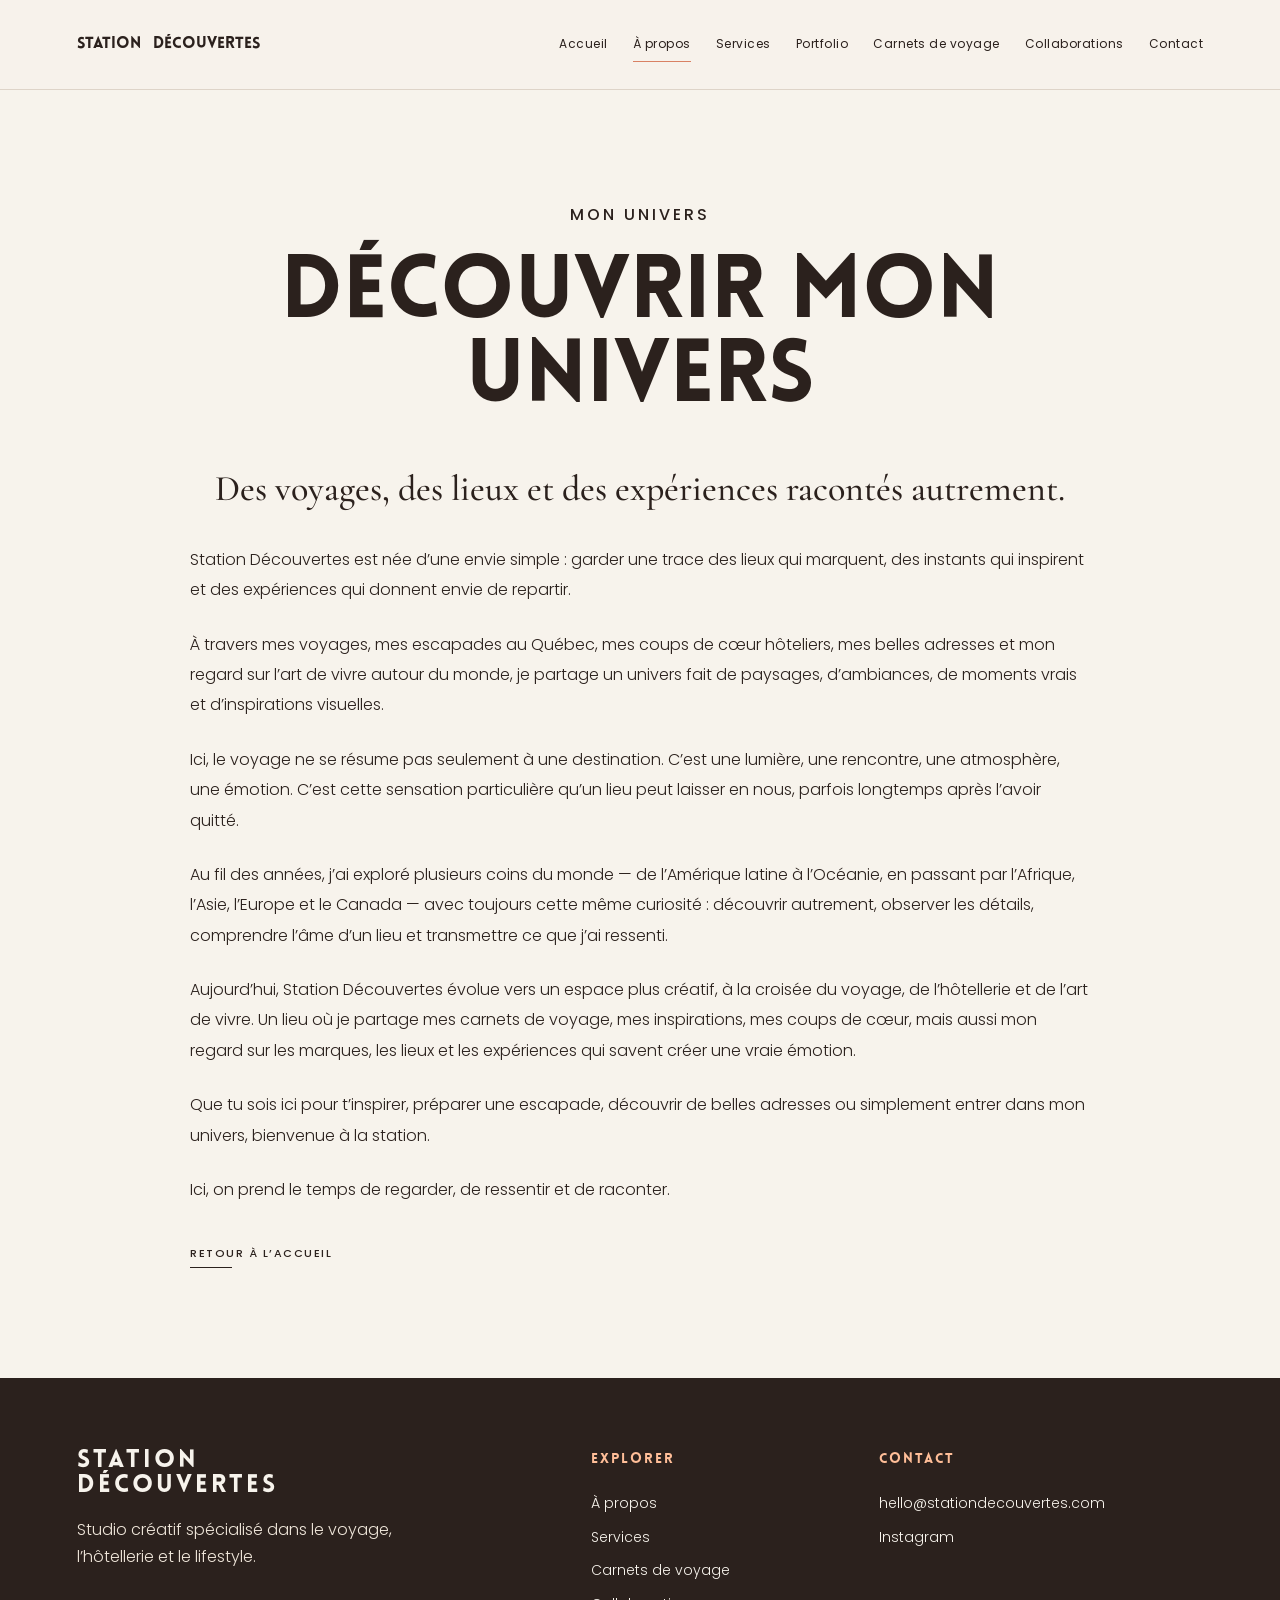
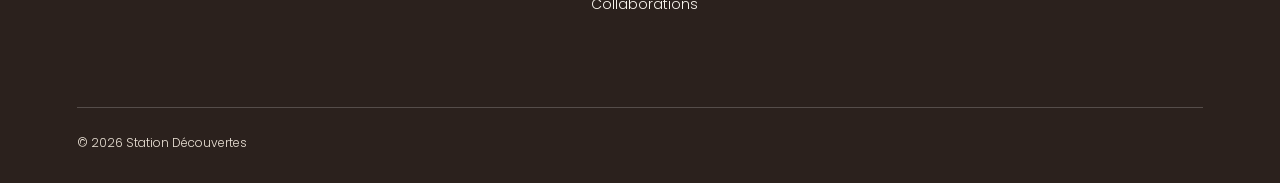
<file: univers.html>
<!DOCTYPE html>
<html lang="fr">
<head>
  <meta charset="UTF-8" />
  <meta name="viewport" content="width=device-width, initial-scale=1.0" />

  <meta
    name="description"
    content="Découvrez l’univers de Station Découvertes, entre voyages, belles adresses, hôtellerie et création de contenu."
  />

  <title>Découvrir mon univers | Station Découvertes</title>

  <link rel="preconnect" href="https://fonts.googleapis.com" />
  <link rel="preconnect" href="https://fonts.gstatic.com" crossorigin />

  <link
    href="https://fonts.googleapis.com/css2?family=Caveat:wght@400;500;600&family=Cormorant+Garamond:ital,wght@0,400;0,500;0,600;1,400;1,500&family=Poppins:wght@300;400;500;600&display=swap"
    rel="stylesheet"
  />

  <link rel="stylesheet" href="style.css" />
</head>

<body>

  <header class="header">
    <a href="index.html" class="logo" aria-label="Retour à l’accueil">
      <span>Station</span>
      <span>Découvertes</span>
    </a>

    <nav class="nav" aria-label="Navigation principale">
      <a href="index.html">Accueil</a>
      <a href="univers.html" class="active">À propos</a>
      <a href="index.html#services">Services</a>
      <a href="index.html#portfolio">Portfolio</a>
      <a href="index.html#carnets">Carnets de voyage</a>
      <a href="index.html#collaborations">Collaborations</a>
      <a href="index.html#contact">Contact</a>
    </nav>
  </header>

  <main class="page-univers">

    <section class="univers">

      <p class="eyebrow center">Mon univers</p>

      <h1>Découvrir mon univers</h1>

      <h2>
        Des voyages, des lieux et des expériences racontés autrement.
      </h2>

      <p>
        Station Découvertes est née d’une envie simple : garder une trace
        des lieux qui marquent, des instants qui inspirent et des expériences
        qui donnent envie de repartir.
      </p>

      <p>
        À travers mes voyages, mes escapades au Québec, mes coups de cœur
        hôteliers, mes belles adresses et mon regard sur l’art de vivre autour
        du monde, je partage un univers fait de paysages, d’ambiances,
        de moments vrais et d’inspirations visuelles.
      </p>

      <p>
        Ici, le voyage ne se résume pas seulement à une destination.
        C’est une lumière, une rencontre, une atmosphère, une émotion.
        C’est cette sensation particulière qu’un lieu peut laisser en nous,
        parfois longtemps après l’avoir quitté.
      </p>

      <p>
        Au fil des années, j’ai exploré plusieurs coins du monde —
        de l’Amérique latine à l’Océanie, en passant par l’Afrique, l’Asie,
        l’Europe et le Canada — avec toujours cette même curiosité :
        découvrir autrement, observer les détails, comprendre l’âme d’un lieu
        et transmettre ce que j’ai ressenti.
      </p>

      <p>
        Aujourd’hui, Station Découvertes évolue vers un espace plus créatif,
        à la croisée du voyage, de l’hôtellerie et de l’art de vivre.
        Un lieu où je partage mes carnets de voyage, mes inspirations,
        mes coups de cœur, mais aussi mon regard sur les marques, les lieux
        et les expériences qui savent créer une vraie émotion.
      </p>

      <p>
        Que tu sois ici pour t’inspirer, préparer une escapade, découvrir
        de belles adresses ou simplement entrer dans mon univers,
        bienvenue à la station.
      </p>

      <p>
        Ici, on prend le temps de regarder, de ressentir et de raconter.
      </p>

      <a href="index.html" class="text-link">
        Retour à l’accueil
      </a>

    </section>

  </main>

  <footer id="contact" class="footer">

    <div class="footer-brand">
      <a href="index.html" class="footer-logo">
        Station<br />
        Découvertes
      </a>

      <p>
        Studio créatif spécialisé dans le voyage,
        l’hôtellerie et le lifestyle.
      </p>
    </div>

    <div class="footer-column">
      <h3>Explorer</h3>

      <a href="univers.html">À propos</a>
      <a href="index.html#services">Services</a>
      <a href="index.html#carnets">Carnets de voyage</a>
      <a href="index.html#collaborations">Collaborations</a>
    </div>

    <div class="footer-column">
      <h3>Contact</h3>

      <a href="mailto:hello@stationdecouvertes.com">
        hello@stationdecouvertes.com
      </a>

      <a
        href="https://www.instagram.com/station_decouvertes/"
        target="_blank"
        rel="noopener noreferrer"
      >
        Instagram
      </a>
    </div>

    <div class="footer-bottom">
      <p>© 2026 Station Découvertes</p>
    </div>

  </footer>

</body>
</html>
</file>
<file: style.css>
/* --------------------------------------------------
   POLICE LOVELO
-------------------------------------------------- */

/*
Ajoute les fichiers Lovelo dans un dossier appelé "fonts".

Exemple :

fonts/
  Lovelo-Black.woff2
  Lovelo-LineBold.woff2

Si tu n’as pas encore le fichier Lovelo, le site utilisera
Poppins temporairement.
*/

@font-face {
  font-family: "Lovelo";
  src: url("fonts/Lovelo-Black.woff2") format("woff2");
  font-weight: 700;
  font-style: normal;
  font-display: swap;
}


/* --------------------------------------------------
   VARIABLES
-------------------------------------------------- */

:root {
  --cream: #f7f3ec;
  --cream-light: #fffaf5;
  --cream-dark: #eee5d9;

  --coral: #f2a17f;
  --coral-light: #ffbe98;
  --coral-soft: #f9c7ae;
  --coral-dark: #d98163;

  --brown: #2b211d;
  --brown-light: #5b4a42;

  --white: #fffdf9;
  --border: #ded4c8;

  --title-font: "Lovelo", "Poppins", sans-serif;
  --body-font: "Poppins", sans-serif;
  --editorial-font: "Cormorant Garamond", Georgia, serif;
  --handwritten-font: "Caveat", cursive;

  --page-padding: 6vw;
  --section-padding: 110px;
}


/* --------------------------------------------------
   BASE
-------------------------------------------------- */

* {
  margin: 0;
  padding: 0;
  box-sizing: border-box;
}

html {
  scroll-behavior: smooth;
}

body {
  background: var(--cream);
  color: var(--brown);
  font-family: var(--body-font);
  font-size: 16px;
  font-weight: 300;
  line-height: 1.7;
}

body,
button,
input,
textarea {
  font-family: var(--body-font);
}

img {
  display: block;
  max-width: 100%;
}

a {
  color: inherit;
}

main {
  overflow: hidden;
}


/* --------------------------------------------------
   TYPOGRAPHIE
-------------------------------------------------- */

h1,
h2,
h3,
.logo,
.footer-logo {
  font-family: var(--title-font);
  text-transform: uppercase;
}

h1,
h2,
h3,
p {
  overflow-wrap: break-word;
}

.eyebrow {
  margin-bottom: 18px;
  color: var(--brown);
  font-family: var(--body-font);
  font-size: 12px;
  font-weight: 500;
  letter-spacing: 3px;
  line-height: 1.5;
  text-transform: uppercase;
}

.section-title {
  font-size: clamp(38px, 5vw, 72px);
  font-weight: 700;
  letter-spacing: 1px;
  line-height: 1.02;
}

.editorial-text {
  font-family: var(--editorial-font);
  font-size: clamp(24px, 2.5vw, 36px);
  font-style: italic;
  font-weight: 400;
  line-height: 1.25;
}

.handwritten {
  font-family: var(--handwritten-font);
  font-size: 34px;
  font-weight: 500;
  line-height: 1;
}

.center {
  text-align: center;
}


/* --------------------------------------------------
   HEADER
-------------------------------------------------- */

.header {
  position: relative;
  z-index: 100;
  min-height: 90px;
  padding: 20px var(--page-padding);

  display: flex;
  justify-content: space-between;
  align-items: center;
  gap: 40px;

  background: rgba(247, 243, 236, 0.96);
  border-bottom: 1px solid var(--border);
}

.logo,
.brand {
  display: inline-flex;
  align-items: center;
  gap: 12px;
  flex-shrink: 0;

  color: var(--brown);
  text-decoration: none;
}

.brand-logo {
  width: 72px;
  height: 72px;
  flex-shrink: 0;

  display: block;
  object-fit: contain;

  /*
  Le logo d'origine est noir et blanc :
  - le blanc se fond dans le fond crème ;
  - le noir devient visuellement plus doux et plus chaud.
  */
  mix-blend-mode: multiply;
  opacity: 0.88;
}

.brand-name {
  display: block;

  color: var(--brown);
  font-family: var(--title-font);
  font-size: 17px;
  font-weight: 700;
  letter-spacing: 3px;
  line-height: 1.05;
  text-transform: uppercase;
}

.nav {
  display: flex;
  justify-content: flex-end;
  align-items: center;
  gap: 25px;
}

.nav a {
  position: relative;
  color: var(--brown);
  font-size: 12px;
  font-weight: 400;
  letter-spacing: 0.5px;
  text-decoration: none;
}

.nav a::after {
  content: "";
  position: absolute;
  left: 0;
  bottom: -7px;

  width: 0;
  height: 1px;

  background: var(--coral-dark);
  transition: width 0.3s ease;
}

.nav a:hover::after,
.nav a.active::after {
  width: 100%;
}


/* --------------------------------------------------
   HERO
-------------------------------------------------- */

.hero {
  position: relative;
  min-height: 720px;
  padding: 100px var(--page-padding);

  display: flex;
  align-items: center;

  background-image:
    linear-gradient(
      90deg,
      rgba(247, 243, 236, 0.99) 0%,
      rgba(247, 243, 236, 0.94) 33%,
      rgba(247, 243, 236, 0.48) 58%,
      rgba(247, 243, 236, 0.05) 100%
    ),
    url("images/tongariro.png");

  background-position: center;
  background-size: cover;
}

.hero-overlay {
  position: absolute;
  right: 0;
  bottom: 0;

  width: 55%;
  height: 160px;

  background: linear-gradient(
    to top,
    rgba(242, 161, 127, 0.62),
    transparent
  );
}

.hero-content {
  position: relative;
  z-index: 2;
  max-width: 720px;
}

.hero h1 {
  max-width: 700px;
  margin-bottom: 24px;

  font-size: clamp(58px, 8.5vw, 120px);
  font-weight: 700;
  letter-spacing: 1px;
  line-height: 0.87;
}

.hero-editorial {
  max-width: 580px;
  margin-bottom: 25px;
}

.hero-description {
  max-width: 550px;
  margin-bottom: 35px;
  font-size: 16px;
  line-height: 1.8;
}

.buttons {
  display: flex;
  flex-wrap: wrap;
  gap: 15px;
}

.hero-route {
  position: absolute;
  right: 7%;
  bottom: 85px;

  width: 300px;
  height: 50px;

  display: flex;
  align-items: center;
}

.route-point {
  width: 12px;
  height: 12px;

  background: var(--white);
  border: 3px solid var(--brown);
  border-radius: 50%;
}

.route-line {
  flex: 1;
  height: 2px;
  margin: 0 10px;

  background-image: linear-gradient(
    to right,
    var(--brown) 50%,
    transparent 50%
  );

  background-size: 12px 2px;
}

.route-plane {
  color: var(--white);
  font-size: 25px;
}

.hero-signature {
  position: absolute;
  right: 6%;
  bottom: 36px;

  color: var(--white);
  font-family: var(--handwritten-font);
  font-size: 34px;
}


/* --------------------------------------------------
   BOUTONS ET LIENS
-------------------------------------------------- */

.btn {
  min-height: 52px;
  padding: 15px 27px;

  display: inline-flex;
  justify-content: center;
  align-items: center;

  border: 1px solid var(--brown);

  font-size: 11px;
  font-weight: 500;
  letter-spacing: 1.3px;
  text-align: center;
  text-decoration: none;
  text-transform: uppercase;

  transition:
    background-color 0.3s ease,
    color 0.3s ease,
    transform 0.3s ease;
}

.btn:hover {
  transform: translateY(-2px);
}

.btn-primary {
  background: var(--brown);
  color: var(--white);
}

.btn-primary:hover {
  background: var(--coral-dark);
  border-color: var(--coral-dark);
}

.btn-secondary {
  background: transparent;
  color: var(--brown);
}

.btn-secondary:hover {
  background: var(--coral);
  border-color: var(--coral);
}

.text-link {
  position: relative;
  display: inline-block;
  margin-top: 15px;
  padding-bottom: 5px;

  color: var(--brown);
  font-size: 11px;
  font-weight: 500;
  letter-spacing: 1.5px;
  text-decoration: none;
  text-transform: uppercase;
}

.text-link::after {
  content: "";
  position: absolute;
  left: 0;
  bottom: 0;

  width: 42px;
  height: 1px;

  background: currentColor;
  transition: width 0.3s ease;
}

.text-link:hover::after {
  width: 100%;
}

.light-link {
  color: var(--white);
}


/* --------------------------------------------------
   INTRODUCTION
-------------------------------------------------- */

.intro-section {
  position: relative;
  padding: var(--section-padding) 20px;

  background: var(--cream-light);
  text-align: center;
}

.intro-section .section-title {
  max-width: 900px;
  margin: 0 auto 28px;
}

.intro-editorial {
  max-width: 760px;
  margin: 0 auto 25px;
}

.intro-section-text {
  max-width: 760px;
  margin: 0 auto;
  line-height: 1.9;
}

.intro-decoration {
  width: 70px;
  height: 70px;
  margin: 0 auto 28px;

  display: flex;
  justify-content: center;
  align-items: center;

  position: relative;
}

.intro-decoration span {
  position: absolute;
  width: 2px;
  height: 32px;

  background: var(--coral-dark);
  transform-origin: center;
}

.intro-decoration span:nth-child(1) {
  transform: rotate(0deg);
}

.intro-decoration span:nth-child(2) {
  transform: rotate(60deg);
}

.intro-decoration span:nth-child(3) {
  transform: rotate(120deg);
}


/* --------------------------------------------------
   UNIVERS – 3 PORTES D’ENTRÉE
-------------------------------------------------- */

.univers-grid {
  display: grid;
  grid-template-columns: repeat(3, 1fr);
}

.univers-card {
  position: relative;
  min-height: 520px;
  padding: 50px;

  display: flex;
  align-items: flex-end;
}

.univers-card-content {
  position: relative;
  z-index: 2;
  max-width: 410px;
}

.univers-card h2 {
  margin-bottom: 18px;
  font-size: clamp(35px, 4vw, 58px);
  line-height: 1;
}

.univers-card p:not(.handwritten) {
  max-width: 380px;
}

.univers-card-photo {
  color: var(--white);
  background-image:
    linear-gradient(
      to top,
      rgba(43, 33, 29, 0.78),
      rgba(43, 33, 29, 0.05)
    ),
    url("images/maori-statue.jpg");

  background-position: center;
  background-size: cover;
}

.univers-card-coral {
  background: var(--coral);
  color: var(--brown);
}

.sun-symbol {
  position: absolute;
  top: 40px;
  right: 45px;

  width: 85px;
  height: 85px;
}

.sun-symbol::before,
.sun-symbol::after,
.sun-symbol span::before,
.sun-symbol span::after {
  content: "";
  position: absolute;
  top: 50%;
  left: 50%;

  width: 80px;
  height: 1px;

  background: var(--brown);
}

.sun-symbol::before {
  transform: translate(-50%, -50%);
}

.sun-symbol::after {
  transform: translate(-50%, -50%) rotate(45deg);
}

.sun-symbol span::before {
  transform: translate(-50%, -50%) rotate(90deg);
}

.sun-symbol span::after {
  transform: translate(-50%, -50%) rotate(135deg);
}

.univers-card-split {
  padding: 0;
  display: grid;
  grid-template-rows: 1fr 1fr;

  background: var(--cream-dark);
}

.split-image {
  min-height: 260px;

  background-image: url("images/maya-bay.jpg");
  background-position: center;
  background-size: cover;
}

.split-content {
  padding: 40px;
}


/* --------------------------------------------------
   À PROPOS
-------------------------------------------------- */

.about {
  padding: var(--section-padding) var(--page-padding);

  display: grid;
  grid-template-columns: minmax(300px, 1.05fr) minmax(300px, 0.95fr);
  gap: 8vw;
  align-items: center;

  background: var(--cream);
}

.about-image-wrapper {
  position: relative;
}

.about-image {
  min-height: 630px;

  background-image: url("images/traverser.jpg");
  background-position: center;
  background-size: cover;
}

.about-image::after {
  content: "";
  position: absolute;
  right: -25px;
  bottom: -25px;

  width: 48%;
  height: 48%;

  z-index: -1;
  background: var(--coral);
}

.about-image-label {
  position: absolute;
  left: -25px;
  bottom: 45px;

  max-width: 250px;
  padding: 17px 22px;

  background: var(--cream-light);
  border: 1px solid var(--border);

  font-family: var(--editorial-font);
  font-size: 21px;
  font-style: italic;
  line-height: 1.2;
}

.location-icon {
  margin-right: 8px;
  color: var(--coral-dark);
}

.about-text {
  max-width: 590px;
}

.about-text .section-title {
  margin-bottom: 28px;
}

.about-text .editorial-text {
  margin-bottom: 25px;
}

.about-text > p:not(.eyebrow):not(.editorial-text) {
  margin-bottom: 18px;
}


/* --------------------------------------------------
   SERVICES
-------------------------------------------------- */

.services {
  padding: var(--section-padding) var(--page-padding);
  background: var(--brown);
  color: var(--cream);
}

.services .eyebrow,
.services .section-title {
  color: var(--cream);
}

.section-heading {
  margin-bottom: 70px;

  display: grid;
  grid-template-columns: 1.1fr 0.9fr;
  gap: 80px;
  align-items: end;
}

.section-heading-text {
  max-width: 540px;
  color: var(--cream-dark);
}

.services-grid {
  display: grid;
  grid-template-columns: repeat(4, 1fr);
  border-top: 1px solid rgba(255, 255, 255, 0.24);
  border-bottom: 1px solid rgba(255, 255, 255, 0.24);
}

.service-card {
  min-height: 330px;
  padding: 38px 28px;

  border-right: 1px solid rgba(255, 255, 255, 0.24);
}

.service-card:last-child {
  border-right: none;
}

.service-number {
  display: block;
  margin-bottom: 70px;

  color: var(--coral-light);
  font-family: var(--editorial-font);
  font-size: 26px;
}

.service-card h3 {
  margin-bottom: 18px;
  font-size: 20px;
  letter-spacing: 0.5px;
  line-height: 1.25;
}

.service-card p {
  color: var(--cream-dark);
  font-size: 14px;
}


/* --------------------------------------------------
   DESTINATIONS
-------------------------------------------------- */

.destinations {
  padding: var(--section-padding) var(--page-padding);
  background: var(--cream-light);
}

.destinations-heading {
  margin-bottom: 55px;

  display: grid;
  grid-template-columns: 1fr 1fr;
  gap: 70px;
  align-items: end;
}

.destinations-heading .editorial-text {
  max-width: 570px;
}

.destination-layout {
  display: grid;
  grid-template-columns: 1.25fr 1fr;
  gap: 24px;
}

.destination-feature {
  position: relative;
  min-height: 650px;
  padding: 50px;

  display: flex;
  align-items: flex-end;

  color: var(--white);
  background-position: center;
  background-size: cover;
}

.destination-new-zealand {
  background-image:
    linear-gradient(
      to top,
      rgba(43, 33, 29, 0.82),
      rgba(43, 33, 29, 0.05)
    ),
    url("images/nz.jpg");
}

.destination-content h3 {
  margin-bottom: 10px;
  font-size: clamp(44px, 6vw, 80px);
  line-height: 1;
}

.light-handwritten {
  color: var(--coral-light);
}

.destination-small-grid {
  display: grid;
  grid-template-columns: 1fr 1fr;
  gap: 24px;
}

.destination-small {
  min-height: 310px;
  padding: 28px;

  display: flex;
  align-items: flex-end;

  color: var(--white);
  background-position: center;
  background-size: cover;
}

.destination-small h3 {
  font-size: 29px;
  line-height: 1;
}

.destination-category {
  margin-bottom: 5px;
  font-family: var(--editorial-font);
  font-size: 20px;
  font-style: italic;
}

.destination-australia {
  background-image:
    linear-gradient(
      to top,
      rgba(43, 33, 29, 0.75),
      rgba(43, 33, 29, 0.05)
    ),
    url("images/opera-sydney2.jpg");
}

.destination-asia {
  background-image:
    linear-gradient(
      to top,
      rgba(43, 33, 29, 0.75),
      rgba(43, 33, 29, 0.05)
    ),
    url("images/angkor-cambodia.jpg");
}

.destination-europe {
  background-image:
    linear-gradient(
      to top,
      rgba(43, 33, 29, 0.75),
      rgba(43, 33, 29, 0.05)
    ),
    url("images/paris-eiffel.jpg");
}


.destination-text-card {
  position: relative;
  grid-column: auto;
  min-height: 310px;
  padding: 45px;

  display: flex;
  flex-direction: column;
  justify-content: center;

  background: var(--coral);
}

.destination-text-card h3 {
  max-width: 520px;
  margin: 10px 0;
  font-family: var(--editorial-font);
  font-size: clamp(32px, 4vw, 50px);
  font-style: italic;
  font-weight: 500;
  line-height: 1.05;
  text-transform: none;
}

.location-marker {
  position: absolute;
  top: 30px;
  right: 35px;

  color: var(--brown);
  font-size: 30px;
}


/* --------------------------------------------------
   COLLABORATIONS
-------------------------------------------------- */

.collaborations {
  display: grid;
  grid-template-columns: 1fr 1fr;
  min-height: 700px;

  background: var(--cream);
}

.collaboration-photo {
  min-height: 700px;

  background-image: url("https://images.unsplash.com/photo-1520250497591-112f2f40a3f4?auto=format&fit=crop&w=1400&q=90");
  background-position: center;
  background-size: cover;
}

.collaboration-content {
  padding: 100px 8vw;

  display: flex;
  flex-direction: column;
  justify-content: center;
}

.collaboration-content .section-title {
  margin-bottom: 28px;
}

.collaboration-content .editorial-text {
  margin-bottom: 25px;
}

.collaboration-content > p:not(.eyebrow):not(.editorial-text) {
  margin-bottom: 35px;
}

.collaboration-content .btn {
  align-self: flex-start;
}


/* --------------------------------------------------
   COUPS DE CŒUR
-------------------------------------------------- */

.favorites {
  padding: var(--section-padding) var(--page-padding);
  background: var(--coral);
}

.favorites-heading {
  position: relative;
  margin-bottom: 55px;
}

.favorites-heading .handwritten {
  margin-bottom: 8px;
}

.heart-symbol {
  position: absolute;
  top: 0;
  right: 3%;

  font-family: var(--editorial-font);
  font-size: 100px;
  font-weight: 300;
  line-height: 1;
}

.favorites-grid {
  display: grid;
  grid-template-columns: repeat(3, 1fr);
  gap: 25px;
}

.favorite-card {
  background: var(--cream-light);
}

.favorite-image {
  min-height: 330px;
  background-position: center;
  background-size: cover;
}

.favorite-image-one {
  background-image: url("https://images.unsplash.com/photo-1506377247377-2a5b3b417ebb?auto=format&fit=crop&w=1000&q=85");
}

.favorite-image-two {
  background-image: url("https://images.unsplash.com/photo-1533174072545-7a4b6ad7a6c3?auto=format&fit=crop&w=1000&q=85");
}

.favorite-image-three {
  background-image: url("https://images.unsplash.com/photo-1512813195386-6cf811ad3542?auto=format&fit=crop&w=1000&q=85");
}

.favorite-content {
  padding: 28px;
}

.favorite-location {
  margin-bottom: 10px;
  color: var(--coral-dark);
  font-size: 11px;
  font-weight: 500;
  letter-spacing: 2px;
  text-transform: uppercase;
}

.favorite-content h3 {
  margin-bottom: 15px;
  font-family: var(--editorial-font);
  font-size: 29px;
  font-weight: 500;
  line-height: 1.1;
  text-transform: none;
}

.favorite-content > p:last-child {
  font-size: 13px;
}


/* --------------------------------------------------
   INSTAGRAM
-------------------------------------------------- */

.instagram-section {
  padding: var(--section-padding) var(--page-padding);
  background: var(--cream-light);
}

.instagram-heading {
  max-width: 850px;
  margin: 0 auto 50px;
  text-align: center;
}

.instagram-heading .section-title {
  margin-bottom: 18px;
}

.instagram-grid {
  display: grid;
  grid-template-columns: repeat(6, 1fr);
  gap: 10px;
  margin-bottom: 45px;
}

.instagram-item {
  min-height: 230px;

  display: flex;
  justify-content: center;
  align-items: center;

  background-position: center;
  background-size: cover;
}

.instagram-one {
  background-image: url("https://images.unsplash.com/photo-1530789253388-582c481c54b0?auto=format&fit=crop&w=600&q=85");
}

.instagram-two {
  background-image: url("https://images.unsplash.com/photo-1539635278303-d4002c07eae3?auto=format&fit=crop&w=600&q=85");
}

.instagram-three {
  background-image: url("https://images.unsplash.com/photo-1500534623283-312aade485b7?auto=format&fit=crop&w=600&q=85");
}

.instagram-four {
  background-image: url("https://images.unsplash.com/photo-1503220317375-aaad61436b1b?auto=format&fit=crop&w=600&q=85");
}

.instagram-coral {
  padding: 18px;
  background: var(--coral);
  text-align: center;
}

.instagram-coral .handwritten {
  font-size: 32px;
}

.instagram-cream {
  padding: 20px;

  background: var(--cream);
  border: 1px solid var(--border);

  font-family: var(--title-font);
  font-size: 19px;
  font-weight: 700;
  letter-spacing: 2px;
  line-height: 1.1;
  text-align: center;
  text-transform: uppercase;
}


/* --------------------------------------------------
   FOOTER
-------------------------------------------------- */

.footer {
  padding: 70px var(--page-padding) 30px;

  display: grid;
  grid-template-columns: 1.4fr 0.7fr 1fr;
  gap: 60px;

  background: var(--brown);
  color: var(--cream);
}

.footer-logo {
  display: inline-block;
  margin-bottom: 18px;

  color: var(--cream);
  font-size: 25px;
  font-weight: 700;
  letter-spacing: 3px;
  line-height: 1;
  text-decoration: none;
}

.footer-brand p {
  max-width: 370px;
  color: var(--cream-dark);
}

.footer-column {
  display: flex;
  flex-direction: column;
  align-items: flex-start;
  gap: 10px;
}

.footer-column h3 {
  margin-bottom: 10px;
  color: var(--coral-light);
  font-size: 14px;
  letter-spacing: 2px;
}

.footer-column a {
  color: var(--cream);
  font-size: 14px;
  text-decoration: none;
}

.footer-column a:hover {
  color: var(--coral-light);
}

.footer-bottom {
  grid-column: 1 / -1;
  margin-top: 30px;
  padding-top: 25px;

  border-top: 1px solid rgba(255, 255, 255, 0.2);
}

.footer-bottom p {
  color: var(--cream-dark);
  font-size: 12px;
}


/* --------------------------------------------------
   PAGE UNIVERS
-------------------------------------------------- */

.page-univers {
  min-height: 70vh;
}

.univers {
  max-width: 950px;
  margin: 0 auto;
  padding: var(--section-padding) 25px;
}

.univers h1 {
  margin-bottom: 45px;

  font-size: clamp(50px, 7vw, 88px);
  line-height: 0.95;
  text-align: center;
}

.univers h2 {
  margin-bottom: 35px;

  font-family: var(--editorial-font);
  font-size: 36px;
  font-weight: 500;
  line-height: 1.2;
  text-align: center;
  text-transform: none;
}

.univers p {
  margin-bottom: 24px;
  font-size: 16px;
  line-height: 1.9;
}


/* --------------------------------------------------
   PAGE EN SAVOIR PLUS
-------------------------------------------------- */

.section-en-savoir-plus {
  min-height: 100vh;
  padding: var(--section-padding) var(--page-padding);
  background: var(--cream);
}

.contenu-en-savoir-plus {
  max-width: 1200px;
  margin: 0 auto;

  display: grid;
  grid-template-columns: 380px 1fr;
  gap: 70px;
  align-items: center;
}

.photo-en-savoir-plus img {
  width: 100%;
  height: 520px;

  display: block;
  object-fit: cover;
}

.texte-en-savoir-plus h1 {
  margin-bottom: 35px;

  font-size: clamp(42px, 5vw, 70px);
  line-height: 1;
  text-transform: uppercase;
}

.texte-en-savoir-plus p {
  margin-bottom: 20px;
  line-height: 1.9;
}


/* --------------------------------------------------
   TABLETTE
-------------------------------------------------- */

@media (max-width: 1100px) {
  :root {
    --section-padding: 90px;
  }

  .header {
    flex-direction: column;
    align-items: flex-start;
    gap: 22px;
  }

  .nav {
    width: 100%;
    justify-content: flex-start;
    flex-wrap: wrap;
  }

  .hero {
    min-height: 680px;
  }

  .univers-grid {
    grid-template-columns: 1fr 1fr;
  }

  .univers-card-split {
    grid-column: span 2;
    grid-template-columns: 1fr 1fr;
    grid-template-rows: none;
  }

  .services-grid {
    grid-template-columns: repeat(2, 1fr);
  }

  .service-card:nth-child(2) {
    border-right: none;
  }

  .service-card:nth-child(-n + 2) {
    border-bottom: 1px solid rgba(255, 255, 255, 0.24);
  }

  .instagram-grid {
    grid-template-columns: repeat(3, 1fr);
  }
}


/* --------------------------------------------------
   TABLETTE PETITE
-------------------------------------------------- */

@media (max-width: 900px) {
  .hero {
    min-height: 650px;

    background-image:
      linear-gradient(
        90deg,
        rgba(247, 243, 236, 0.98) 0%,
        rgba(247, 243, 236, 0.88) 60%,
        rgba(247, 243, 236, 0.28) 100%
      ),
      url("images/tongariro.png");
  }

  .hero-route {
    display: none;
  }

  .hero-signature {
    right: 25px;
  }

  .univers-grid {
    grid-template-columns: 1fr;
  }

  .univers-card {
    min-height: 470px;
  }

  .univers-card-split {
    grid-column: auto;
    grid-template-columns: 1fr;
  }

  .about {
    grid-template-columns: 1fr;
    gap: 70px;
  }

  .about-image {
    min-height: 550px;
  }

  .section-heading,
  .destinations-heading {
    grid-template-columns: 1fr;
    gap: 30px;
  }

  .destination-layout {
    grid-template-columns: 1fr;
  }

  .destination-feature {
    min-height: 580px;
  }

  .collaborations {
    grid-template-columns: 1fr;
  }

  .collaboration-photo {
    min-height: 520px;
  }

  .favorites-grid {
    grid-template-columns: 1fr;
  }

  .favorite-card {
    display: grid;
    grid-template-columns: 1fr 1fr;
  }

  .footer {
    grid-template-columns: 1fr 1fr;
  }

  .footer-brand {
    grid-column: span 2;
  }

  .contenu-en-savoir-plus {
    grid-template-columns: 1fr;
  }

  .photo-en-savoir-plus {
    max-width: 450px;
    margin: 0 auto;
  }
}


/* --------------------------------------------------
   TÉLÉPHONE
-------------------------------------------------- */

@media (max-width: 650px) {
  :root {
    --page-padding: 24px;
    --section-padding: 70px;
  }

  .header {
    min-height: auto;
    padding-top: 24px;
    padding-bottom: 24px;
  }

  .logo,
  .brand {
    gap: 9px;
  }

  .brand-logo {
    width: 54px;
    height: 54px;
  }

  .brand-name {
    font-size: 14px;
    letter-spacing: 2.4px;
  }

  .nav {
    gap: 12px 18px;
  }

  .nav a {
    font-size: 11px;
  }

  .hero {
    min-height: 670px;
    padding-top: 75px;
    padding-bottom: 75px;

    align-items: flex-end;

    background-image:
      linear-gradient(
        to top,
        rgba(247, 243, 236, 1) 0%,
        rgba(247, 243, 236, 0.96) 38%,
        rgba(247, 243, 236, 0.25) 100%
      ),
      url("images/tongariro.png");

    background-position: 62% center;
  }

  .hero h1 {
    font-size: clamp(52px, 18vw, 76px);
  }

  .hero-editorial {
    font-size: 28px;
  }

  .hero-description {
    font-size: 14px;
  }

  .hero-signature {
    display: none;
  }

  .buttons {
    flex-direction: column;
  }

  .btn {
    width: 100%;
  }

  .section-title {
    font-size: clamp(38px, 12vw, 52px);
  }

  .editorial-text {
    font-size: 27px;
  }

  .univers-card {
    min-height: 440px;
    padding: 35px 27px;
  }

  .split-content {
    padding: 35px 27px;
  }

  .about {
    padding-left: 24px;
    padding-right: 24px;
  }

  .about-image {
    min-height: 430px;
  }

  .about-image::after {
    right: -12px;
    bottom: -12px;
  }

  .about-image-label {
    left: -8px;
    bottom: 25px;
    max-width: 220px;
    font-size: 18px;
  }

  .services-grid {
    grid-template-columns: 1fr;
  }

  .service-card {
    min-height: auto;
    border-right: none;
    border-bottom: 1px solid rgba(255, 255, 255, 0.24);
  }

  .service-card:last-child {
    border-bottom: none;
  }

  .service-number {
    margin-bottom: 35px;
  }

  .destination-feature {
    min-height: 510px;
    padding: 35px 27px;
  }

  .destination-small-grid {
    grid-template-columns: 1fr;
  }

  .destination-text-card {
    grid-column: auto;
    min-height: 340px;
    padding: 35px 27px;
  }

  .destination-small {
    min-height: 330px;
  }

  .collaboration-photo {
    min-height: 420px;
  }

  .collaboration-content {
    padding: 70px 24px;
  }

  .heart-symbol {
    top: 25px;
    right: 0;
    font-size: 70px;
  }

  .favorite-card {
    display: block;
  }

  .favorite-image {
    min-height: 300px;
  }

  .instagram-grid {
    grid-template-columns: repeat(2, 1fr);
  }

  .instagram-item {
    min-height: 180px;
  }

  .footer {
    grid-template-columns: 1fr;
    gap: 40px;
  }

  .footer-brand {
    grid-column: auto;
  }

  .footer-bottom {
    grid-column: auto;
  }

  .univers {
    padding-left: 24px;
    padding-right: 24px;
  }

  .contenu-en-savoir-plus {
    gap: 40px;
  }

  .photo-en-savoir-plus img {
    height: 430px;
  }
}


/* --------------------------------------------------
   TRÈS PETIT ÉCRAN
-------------------------------------------------- */

@media (max-width: 400px) {
  .brand-logo {
    width: 48px;
    height: 48px;
  }

  .brand-name {
    font-size: 12px;
    letter-spacing: 2px;
  }

  .hero h1 {
    font-size: 50px;
  }

  .section-title {
    font-size: 38px;
  }

  .instagram-item {
    min-height: 150px;
  }
}
/* ==================================================
   PAGE CARNETS DE VOYAGE
================================================== */

.carnets-page {
  background-color: #f7f3ec;
  min-height: 100vh;
}

/* Introduction de la page */

.carnets-hero {
  max-width: 900px;
  margin: 0 auto;
  padding: 110px 30px 70px;
  text-align: center;
}

.carnets-hero .section-title {
  margin-bottom: 18px;
}

.carnets-hero .editorial-text {
  max-width: 680px;
  margin: 0 auto 24px;
}

.carnets-intro {
  max-width: 720px;
  margin: 0 auto;
  font-family: "Poppins", sans-serif;
  font-size: 15px;
  line-height: 1.8;
  color: #5c5852;
}


/* Grille des carnets */

.carnets-grid {
  width: min(1200px, calc(100% - 60px));
  margin: 0 auto;
  padding-bottom: 110px;

  display: grid;
  grid-template-columns: repeat(2, minmax(0, 1fr));
  gap: 28px;
}


/* Carte principale */

.carnet-card {
  position: relative;
  min-height: 430px;
  padding: 42px;

  display: flex;
  align-items: flex-end;

  overflow: hidden;
  border-radius: 4px;

  background-position: center;
  background-repeat: no-repeat;
  background-size: cover;

  color: #ffffff;
  text-decoration: none;

  transition:
    transform 0.4s ease,
    box-shadow 0.4s ease;
}

/* Voile sombre sur les photos */

.carnet-card::before {
  content: "";
  position: absolute;
  inset: 0;

  background:
    linear-gradient(
      to top,
      rgba(20, 18, 16, 0.78) 0%,
      rgba(20, 18, 16, 0.25) 55%,
      rgba(20, 18, 16, 0.1) 100%
    );

  transition: background 0.4s ease;
}

.carnet-card:hover {
  transform: translateY(-6px);
  box-shadow: 0 18px 35px rgba(25, 22, 18, 0.18);
}

.carnet-card:hover::before {
  background:
    linear-gradient(
      to top,
      rgba(20, 18, 16, 0.88) 0%,
      rgba(20, 18, 16, 0.32) 55%,
      rgba(20, 18, 16, 0.12) 100%
    );
}


/* Contenu de la carte */

.carnet-card-content {
  position: relative;
  z-index: 2;
  max-width: 520px;
}

.carnet-card-content .handwritten {
  margin-bottom: 8px;

  font-family: "Caveat", cursive;
  font-size: 27px;
  font-weight: 500;

  color: #ffbe98;
}

.carnet-card-content h2 {
  margin: 0 0 12px;

  font-family: "Cormorant Garamond", serif;
  font-size: clamp(38px, 5vw, 58px);
  font-weight: 500;
  line-height: 0.98;

  color: #ffffff;
}

.carnet-card-content span {
  display: block;

  font-family: "Poppins", sans-serif;
  font-size: 13px;
  line-height: 1.7;
  letter-spacing: 0.5px;

  color: rgba(255, 255, 255, 0.88);
}


/* Images des différentes régions */

.carnet-oceanie {
  background-image: url("images/nz.jpg");
}

.carnet-asie {
  background-image: url("images/angkor-cambodia.jpg");
}

.carnet-europe {
  background-image: url("images/paris-eiffel.jpg");
}

.carnet-amerique-nord {
  background-image: url("images/amerique-nord.jpg");
}

.carnet-amerique-latine {
  background-image: url("images/amerique-latine.jpg");
}


/* La dernière carte occupe toute la largeur */

.carnet-amerique-latine {
  grid-column: 1 / -1;
  min-height: 480px;
}


/* ==================================================
   VERSION TABLETTE
================================================== */

@media (max-width: 900px) {
  .carnets-hero {
    padding: 90px 25px 55px;
  }

  .carnets-grid {
    width: min(100% - 40px, 720px);
    grid-template-columns: 1fr;
    gap: 22px;
  }

  .carnet-card,
  .carnet-amerique-latine {
    grid-column: auto;
    min-height: 400px;
  }
}


/* ==================================================
   VERSION MOBILE
================================================== */

@media (max-width: 600px) {
  .carnets-hero {
    padding: 75px 20px 45px;
  }

  .carnets-grid {
    width: calc(100% - 30px);
    padding-bottom: 70px;
  }

  .carnet-card,
  .carnet-amerique-latine {
    min-height: 340px;
    padding: 28px 24px;
  }

  .carnet-card-content .handwritten {
    font-size: 23px;
  }

  .carnet-card-content h2 {
    font-size: 40px;
  }

  .carnet-card-content span {
    font-size: 12px;
  }
}
</file>
